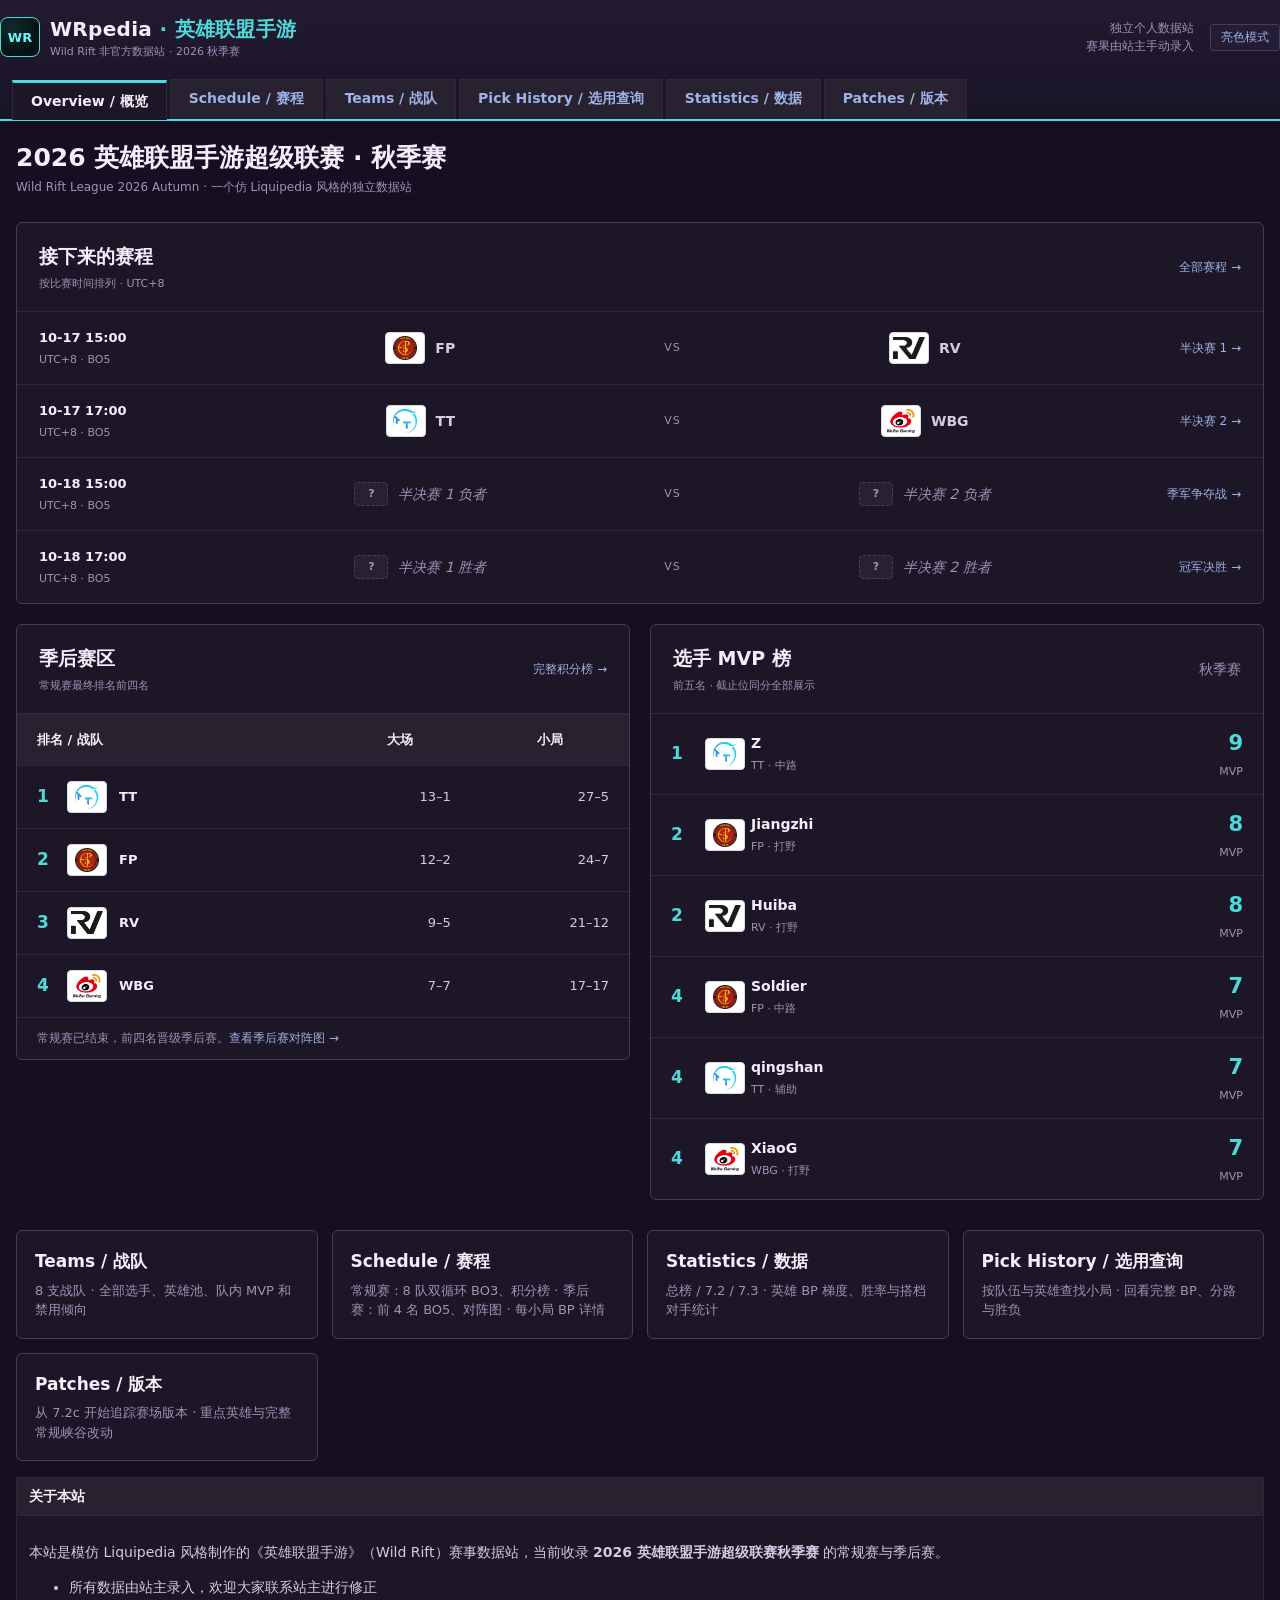
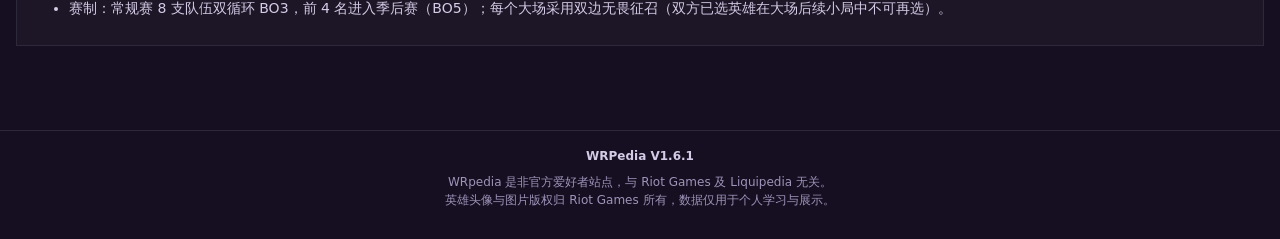
<file: index.html>
<!DOCTYPE html>
<html lang="zh-CN">
<head>
    <meta charset="UTF-8">
    <meta name="viewport" content="width=device-width, initial-scale=1.0">
    <title>WRpedia · 英雄联盟手游 2026 秋季赛</title>
    <script src="assets/js/theme.js"></script>
    <link rel="stylesheet" href="assets/css/wrpedia.css">
    <link rel="stylesheet" href="assets/css/overview.css">
</head>
<body data-page="overview">
<header class="site-header">
    <div class="wrap site-header-inner">
        <div class="brand">
            <div class="brand-logo">WR</div>
            <div>
                <div class="brand-name">WRpedia <span class="tag">· 英雄联盟手游</span></div>
                <div class="brand-sub">Wild Rift 非官方数据站 · 2026 秋季赛</div>
            </div>
        </div>
        <div class="header-right"><span>独立个人数据站<br>赛果由站主手动录入</span><button type="button" class="btn theme-toggle" data-theme-toggle aria-label="切换亮色模式">亮色模式</button></div>
    </div>
    <div class="wrap">
        <nav class="tabs">
            <a href="index.html" data-page="overview">Overview / 概览</a>
            <a href="schedule.html" data-page="schedule">Schedule / 赛程</a>
            <a href="teams.html" data-page="teams">Teams / 战队</a>
            <a href="picks.html" data-page="picks">Pick History / 选用查询</a>
            <a href="stats.html" data-page="stats">Statistics / 数据</a>
            <a href="patches.html" data-page="patches">Patches / 版本</a>
        </nav>
    </div>
</header>

<div class="wrap page">
    <div class="page-title">
        <h1>2026 英雄联盟手游超级联赛 · 秋季赛</h1>
        <div class="sub">Wild Rift League 2026 Autumn · 一个仿 Liquipedia 风格的独立数据站</div>
    </div>

    <div class="overview-dashboard">
        <section class="overview-section" aria-labelledby="upcoming-heading">
            <div class="overview-section-head"><h2 id="upcoming-heading">接下来的赛程<small>按比赛时间排列 · UTC+8</small></h2><a href="schedule.html#matchlist-root">全部赛程 →</a></div>
            <div id="overview-upcoming"></div>
        </section>
        <div class="overview-leaderboards">
            <section class="overview-section" aria-labelledby="leaders-heading">
                <div class="overview-section-head"><h2 id="leaders-heading">季后赛区<small id="leaders-sub">当前积分榜前四名</small></h2><a href="schedule.html#standings-wrap">完整积分榜 →</a></div>
                <div id="overview-standings"></div><p class="scope-note" id="leaders-note">随赛果更新，当前排名不代表已锁定晋级。</p>
            </section>
            <section class="overview-section" aria-labelledby="mvps-heading">
                <div class="overview-section-head"><h2 id="mvps-heading">选手 MVP 榜<small>前五名 · 截止位同分全部展示</small></h2><span class="text-muted">秋季赛</span></div>
                <div id="overview-mvps"></div>
            </section>
        </div>
    </div>

    <div class="cards">
        <a class="card" href="teams.html"><h3>Teams / 战队</h3><p>8 支战队 · 全部选手、英雄池、队内 MVP 和禁用倾向</p></a>
        <a class="card" href="schedule.html">
            <h3>Schedule / 赛程</h3>
            <p>常规赛：8 队双循环 BO3、积分榜 · 季后赛：前 4 名 BO5、对阵图 · 每小局 BP 详情</p>
        </a>
        <a class="card" href="stats.html">
            <h3>Statistics / 数据</h3>
            <p>总榜 / 7.2 / 7.3 · 英雄 BP 梯度、胜率与搭档对手统计</p>
        </a>
        <a class="card" href="picks.html">
            <h3>Pick History / 选用查询</h3>
            <p>按队伍与英雄查找小局 · 回看完整 BP、分路与胜负</p>
        </a>
        <a class="card" href="patches.html">
            <h3>Patches / 版本</h3>
            <p>从 7.2c 开始追踪赛场版本 · 重点英雄与完整常规峡谷改动</p>
        </a>
    </div>

    <div class="panel">
        <div class="panel-title">关于本站</div>
        <div class="panel-body">
        <p>本站是模仿 Liquipedia 风格制作的《英雄联盟手游》（Wild Rift）赛事数据站，当前收录 <b>2026 英雄联盟手游超级联赛秋季赛</b> 的常规赛与季后赛。</p>
            <ul>
                <li>所有数据由站主录入，欢迎大家联系站主进行修正</li>
                <li>赛制：常规赛 8 支队伍双循环 BO3，前 4 名进入季后赛（BO5）；每个大场采用双边无畏征召（双方已选英雄在大场后续小局中不可再选）。</li>
            </ul>

        </div>
    </div>
</div>

<footer class="footer">
    <span class="site-release" data-site-version></span><br>
    WRpedia 是非官方爱好者站点，与 Riot Games 及 Liquipedia 无关。<br>
    英雄头像与图片版权归 Riot Games 所有，数据仅用于个人学习与展示。
</footer>
<script src="data/champions.js"></script>
<script src="data/champion-locales.js"></script>
<script src="data/schedule.js"></script>
<script src="data/champion-rules.js"></script>
<script src="data/players.js"></script>
<script src="data/site.js"></script>
<script src="assets/js/common.js"></script>
<script src="assets/js/team-stats.js"></script>
<script src="assets/js/league-summary.js"></script>
<script src="assets/js/overview.js"></script>
</body>
</html>
</file>
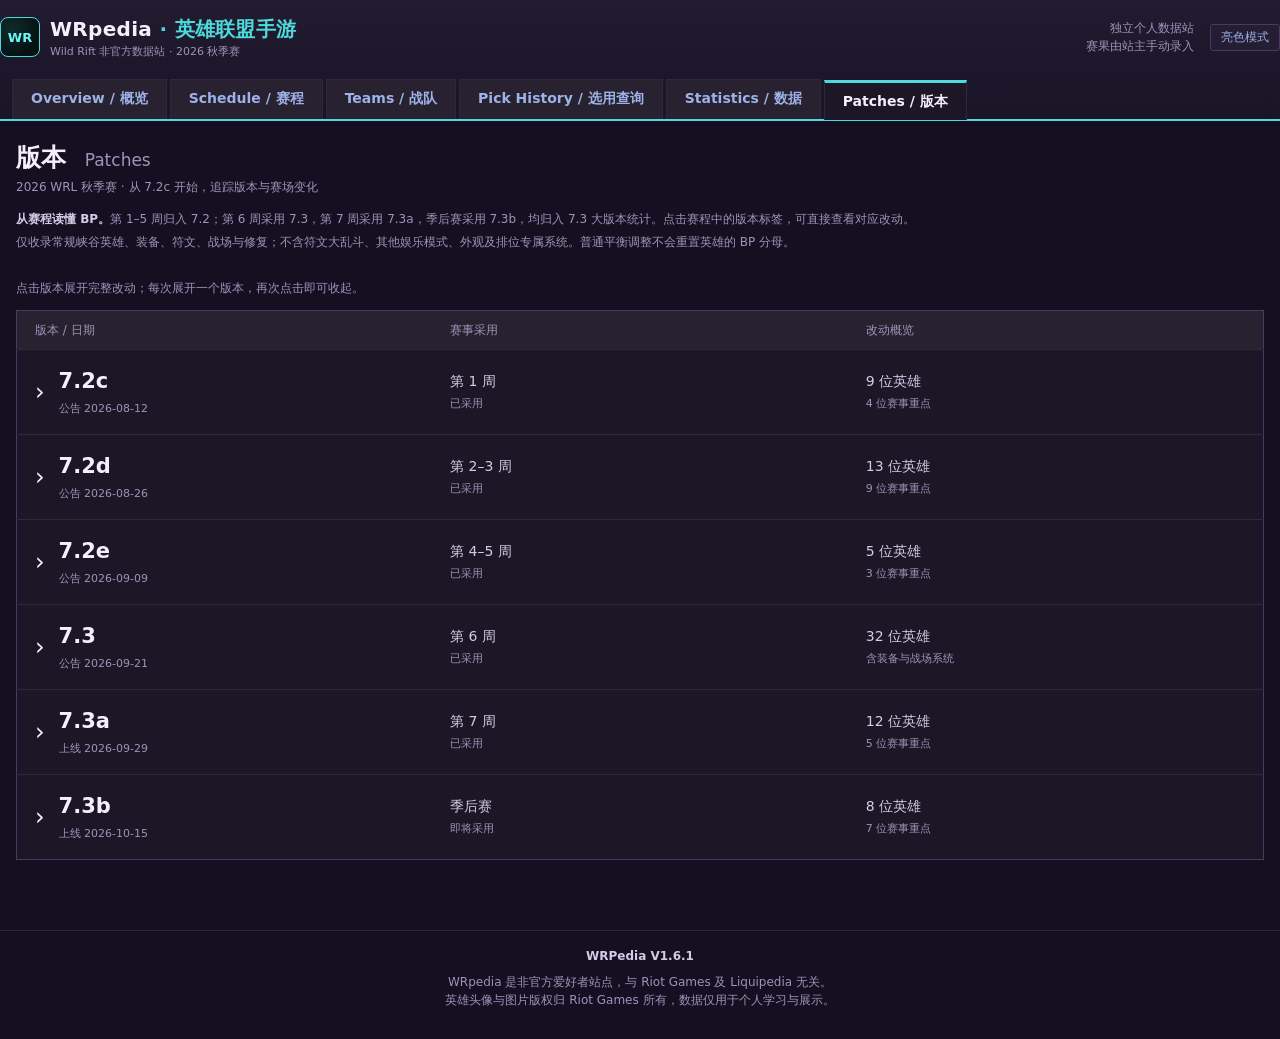
<file: patches.html>
<!DOCTYPE html>
<html lang="zh-CN">
<head>
    <meta charset="UTF-8">
    <meta name="viewport" content="width=device-width, initial-scale=1.0">
    <title>版本 · WRpedia 2026 秋季赛</title>
    <script src="assets/js/theme.js"></script>
    <link rel="stylesheet" href="assets/css/wrpedia.css">
</head>
<body data-page="patches">
<header class="site-header">
    <div class="wrap site-header-inner">
        <div class="brand">
            <div class="brand-logo">WR</div>
            <div>
                <div class="brand-name">WRpedia <span class="tag">· 英雄联盟手游</span></div>
                <div class="brand-sub">Wild Rift 非官方数据站 · 2026 秋季赛</div>
            </div>
        </div>
        <div class="header-right"><span>独立个人数据站<br>赛果由站主手动录入</span><button type="button" class="btn theme-toggle" data-theme-toggle aria-label="切换亮色模式">亮色模式</button></div>
    </div>
    <div class="wrap">
        <nav class="tabs">
            <a href="index.html" data-page="overview">Overview / 概览</a>
            <a href="schedule.html" data-page="schedule">Schedule / 赛程</a>
            <a href="teams.html" data-page="teams">Teams / 战队</a>
            <a href="picks.html" data-page="picks">Pick History / 选用查询</a>
            <a href="stats.html" data-page="stats">Statistics / 数据</a>
            <a href="patches.html" data-page="patches">Patches / 版本</a>
        </nav>
    </div>
</header>

<main class="wrap page patch-page">
    <div class="page-title">
        <h1>版本 <span class="title-secondary">Patches</span></h1>
        <div class="sub">2026 WRL 秋季赛 · 从 7.2c 开始，追踪版本与赛场变化</div>
    </div>
    <div class="patch-reading-note">
        <p><strong>从赛程读懂 BP。</strong>第 1–5 周归入 7.2；第 6 周采用 7.3，第 7 周采用 7.3a，季后赛采用 7.3b，均归入 7.3 大版本统计。点击赛程中的版本标签，可直接查看对应改动。</p>
        <p>仅收录常规峡谷英雄、装备、符文、战场与修复；不含符文大乱斗、其他娱乐模式、外观及排位专属系统。普通平衡调整不会重置英雄的 BP 分母。</p>
    </div>
    <p class="scope-note">点击版本展开完整改动；每次展开一个版本，再次点击即可收起。</p>
    <div id="patch-index"></div>
    <noscript><div class="notice">请启用 JavaScript 以查看本地版本资料。</div></noscript>
</main>

<footer class="footer">
    <span class="site-release" data-site-version></span><br>
    WRpedia 是非官方爱好者站点，与 Riot Games 及 Liquipedia 无关。<br>
    英雄头像与图片版权归 Riot Games 所有，数据仅用于个人学习与展示。
</footer>
<script src="data/champions.js"></script>
<script src="data/champion-locales.js"></script>
<script src="data/schedule.js"></script>
<script src="data/patches.js"></script>
<script src="data/patch-7.3.js"></script>
<script src="data/patch-7.3a.js"></script>
<script src="data/patch-7.3b.js"></script>
<script src="data/champion-rules.js"></script>
<script src="data/players.js"></script>
<script src="data/site.js"></script>
<script src="assets/js/common.js"></script>
<script src="assets/js/patches.js"></script>
</body>
</html>
</file>
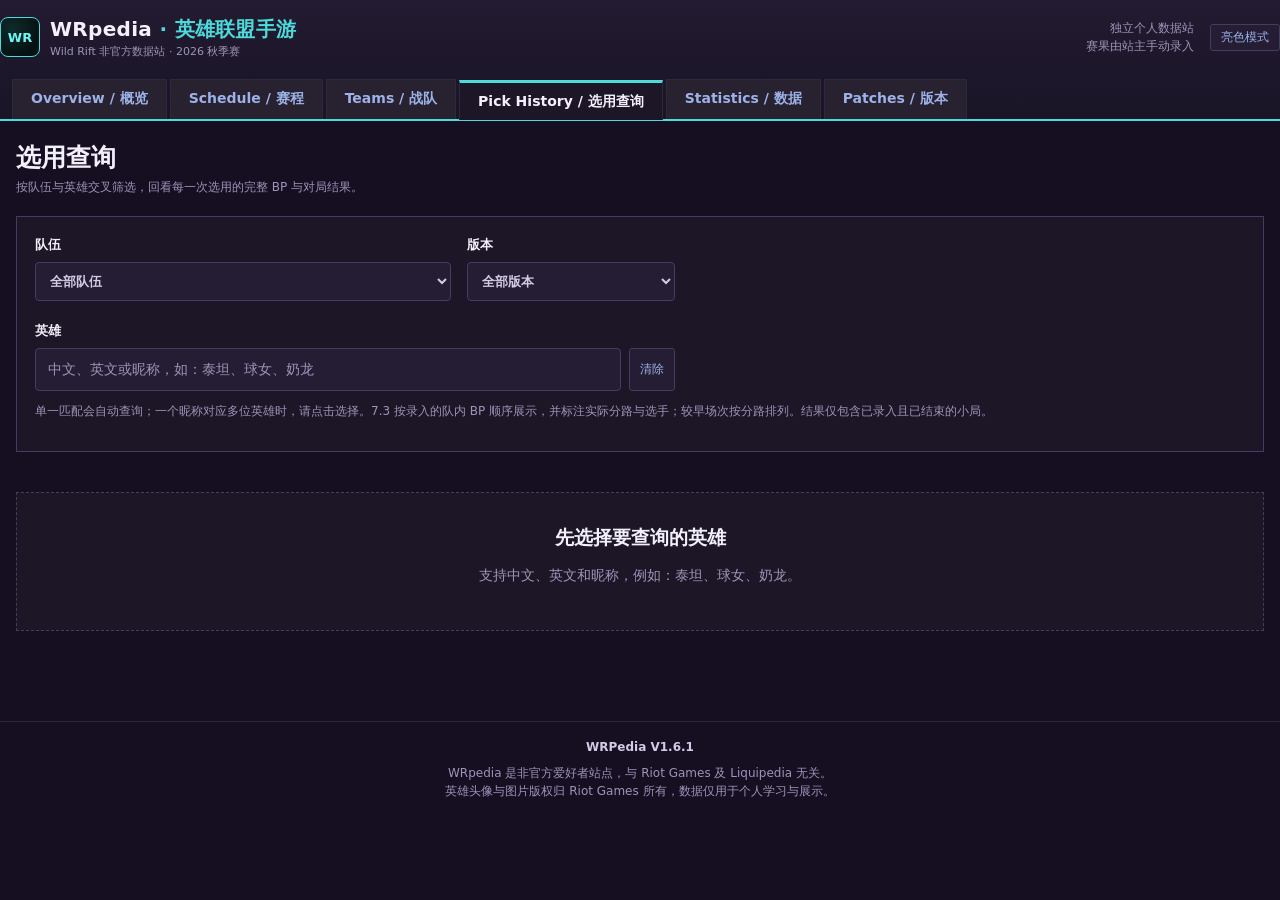
<file: picks.html>
<!DOCTYPE html>
<html lang="zh-CN">
<head>
    <meta charset="UTF-8">
    <meta name="viewport" content="width=device-width, initial-scale=1.0">
    <title>选用查询 · WRpedia 2026 秋季赛</title>
    <script src="assets/js/theme.js"></script>
    <link rel="stylesheet" href="assets/css/wrpedia.css">
</head>
<body data-page="picks">
<header class="site-header">
    <div class="wrap site-header-inner">
        <div class="brand">
            <div class="brand-logo">WR</div>
            <div>
                <div class="brand-name">WRpedia <span class="tag">· 英雄联盟手游</span></div>
                <div class="brand-sub">Wild Rift 非官方数据站 · 2026 秋季赛</div>
            </div>
        </div>
        <div class="header-right"><span>独立个人数据站<br>赛果由站主手动录入</span><button type="button" class="btn theme-toggle" data-theme-toggle aria-label="切换亮色模式">亮色模式</button></div>
    </div>
    <div class="wrap">
        <nav class="tabs">
            <a href="index.html" data-page="overview">Overview / 概览</a>
            <a href="schedule.html" data-page="schedule">Schedule / 赛程</a>
            <a href="teams.html" data-page="teams">Teams / 战队</a>
            <a href="picks.html" data-page="picks">Pick History / 选用查询</a>
            <a href="stats.html" data-page="stats">Statistics / 数据</a>
            <a href="patches.html" data-page="patches">Patches / 版本</a>
        </nav>
    </div>
</header>

<main class="wrap page pick-history-page">
    <div class="page-title"><h1>选用查询</h1><div class="sub">按队伍与英雄交叉筛选，回看每一次选用的完整 BP 与对局结果。</div></div>
    <section class="pick-filters" aria-label="选用筛选条件">
        <div class="pick-selects"><label for="pick-team">队伍<select id="pick-team"><option value="all">全部队伍</option></select></label><label for="pick-version">版本<select id="pick-version"><option value="all">全部版本</option><option value="7.2">7.2</option><option value="7.3">7.3</option></select></label></div>
        <label for="pick-champion-search">英雄</label>
        <div class="champion-search-row"><input id="pick-champion-search" type="search" placeholder="中文、英文或昵称，如：泰坦、球女、奶龙" autocomplete="off" aria-describedby="pick-search-help"><button type="button" id="clear-pick-search" class="btn">清除</button></div>
        <p id="pick-search-help" class="scope-note">单一匹配会自动查询；一个昵称对应多位英雄时，请点击选择。7.3 按录入的队内 BP 顺序展示，并标注实际分路与选手；较早场次按分路排列。结果仅包含已录入且已结束的小局。</p>
        <div id="pick-champion-choices" class="hero-choices" role="group" aria-label="匹配的英雄"></div>
    </section>
    <div id="pick-summary" class="stats-summary" aria-live="polite"></div>
    <div id="pick-results" aria-live="polite"></div>
</main>

<footer class="footer">
    <span class="site-release" data-site-version></span><br>
    WRpedia 是非官方爱好者站点，与 Riot Games 及 Liquipedia 无关。<br>
    英雄头像与图片版权归 Riot Games 所有，数据仅用于个人学习与展示。
</footer>
<script src="data/champions.js"></script>
<script src="data/champion-locales.js"></script>
<script src="data/schedule.js"></script>
<script src="data/champion-rules.js"></script>
<script src="data/players.js"></script>
<script src="data/site.js"></script>
<script src="assets/js/common.js"></script>
<script src="assets/js/pick-history.js"></script>
<script src="assets/js/picks.js"></script>
</body>
</html>
</file>
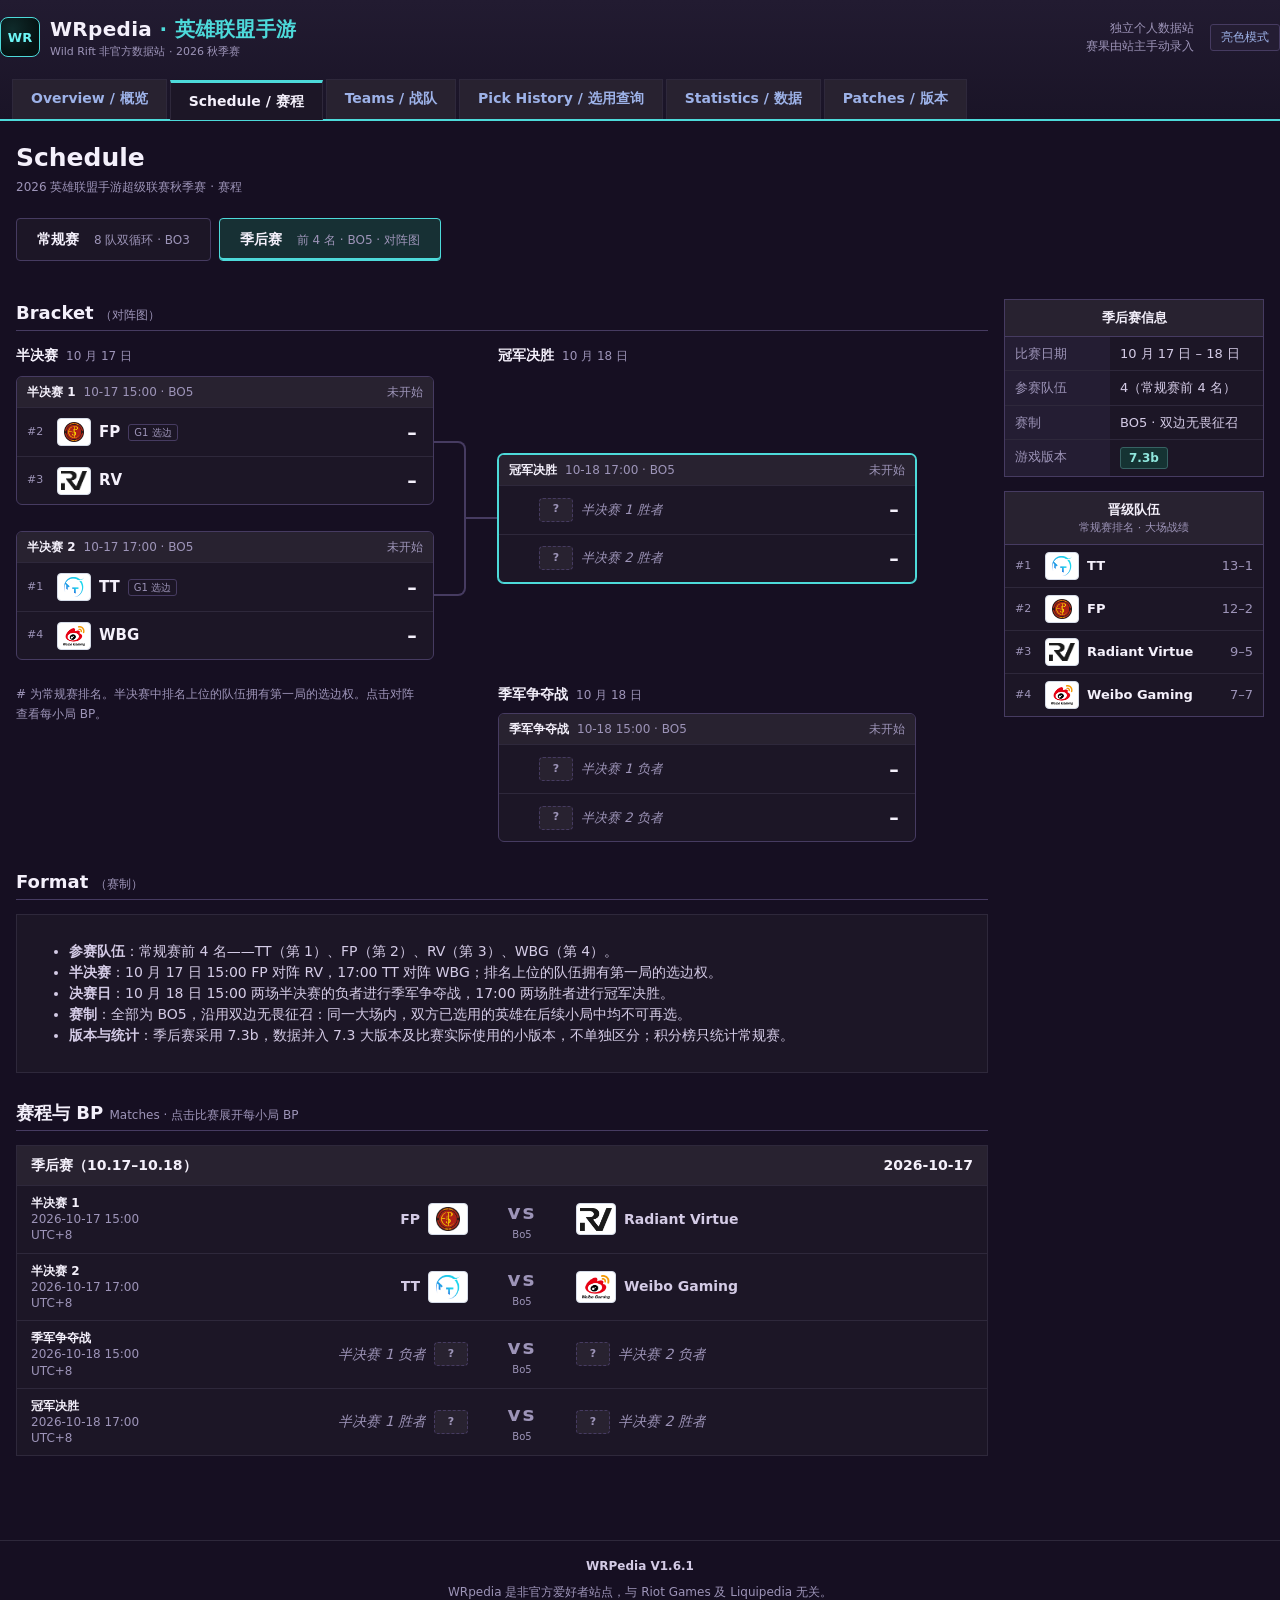
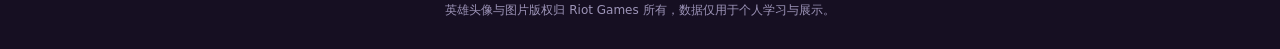
<file: playoffs.html>
<!DOCTYPE html>
<html lang="zh-CN">
<head>
    <meta charset="UTF-8">
    <meta name="viewport" content="width=device-width, initial-scale=1.0">
    <title>Schedule · 季后赛 · WRpedia 2026 秋季赛</title>
    <script src="assets/js/theme.js"></script>
    <link rel="stylesheet" href="assets/css/wrpedia.css">
    <link rel="stylesheet" href="assets/css/playoffs.css">
</head>
<body data-page="schedule">
<header class="site-header">
    <div class="wrap site-header-inner">
        <div class="brand">
            <div class="brand-logo">WR</div>
            <div>
                <div class="brand-name">WRpedia <span class="tag">· 英雄联盟手游</span></div>
                <div class="brand-sub">Wild Rift 非官方数据站 · 2026 秋季赛</div>
            </div>
        </div>
        <div class="header-right"><span>独立个人数据站<br>赛果由站主手动录入</span><button type="button" class="btn theme-toggle" data-theme-toggle aria-label="切换亮色模式">亮色模式</button></div>
    </div>
    <div class="wrap">
        <nav class="tabs">
            <a href="index.html" data-page="overview">Overview / 概览</a>
            <a href="schedule.html" data-page="schedule">Schedule / 赛程</a>
            <a href="teams.html" data-page="teams">Teams / 战队</a>
            <a href="picks.html" data-page="picks">Pick History / 选用查询</a>
            <a href="stats.html" data-page="stats">Statistics / 数据</a>
            <a href="patches.html" data-page="patches">Patches / 版本</a>
        </nav>
    </div>
</header>

<div class="wrap page">
    <div class="page-title">
        <h1>Schedule</h1>
        <div class="sub">2026 英雄联盟手游超级联赛秋季赛 · 赛程</div>
    </div>
    <nav class="version-tabs stage-tabs" aria-label="赛程阶段">
        <a href="schedule.html">常规赛 <span>8 队双循环 · BO3</span></a>
        <a href="playoffs.html" class="active" aria-current="page">季后赛 <span>前 4 名 · BO5 · 对阵图</span></a>
    </nav>

    <div class="content-grid">
        <div class="main-col">
            <h2 class="section">Bracket <span class="muted">（对阵图）</span></h2>
            <div id="bracket-root"></div>

            <h2 class="section">Format <span class="muted">（赛制）</span></h2>
            <div class="panel"><div class="panel-body" id="playoff-format"></div></div>

            <h2 class="section">赛程与 BP <span class="muted">Matches · 点击比赛展开每小局 BP</span></h2>
            <div id="playoff-matches"></div>
        </div>

        <aside class="playoff-aside">
            <div class="infobox">
                <div class="infobox-header">季后赛信息</div>
                <div class="infobox-row"><div class="infobox-label">比赛日期</div><div class="infobox-value">10 月 17 日 – 18 日</div></div>
                <div class="infobox-row"><div class="infobox-label">参赛队伍</div><div class="infobox-value">4（常规赛前 4 名）</div></div>
                <div class="infobox-row"><div class="infobox-label">赛制</div><div class="infobox-value">BO5 · 双边无畏征召</div></div>
                <div class="infobox-row"><div class="infobox-label">游戏版本</div><div class="infobox-value" id="playoff-patch">待定</div></div>
            </div>
            <div class="infobox">
                <div class="infobox-header">晋级队伍 <span class="muted">常规赛排名 · 大场战绩</span></div>
                <div id="playoff-seeds"></div>
            </div>
            <div class="infobox" id="playoff-placements" hidden>
                <div class="infobox-header">最终名次</div>
                <div id="playoff-placement-list"></div>
            </div>
        </aside>
    </div>
</div>

<footer class="footer">
    <span class="site-release" data-site-version></span><br>
    WRpedia 是非官方爱好者站点，与 Riot Games 及 Liquipedia 无关。<br>
    英雄头像与图片版权归 Riot Games 所有，数据仅用于个人学习与展示。
</footer>

<script src="data/champions.js"></script>
<script src="data/champion-locales.js"></script>
<script src="data/schedule.js"></script>
<script src="data/patches.js"></script>
<script src="data/patch-7.3a.js"></script>
<script src="data/patch-7.3b.js"></script>
<script src="data/champion-rules.js"></script>
<script src="data/players.js"></script>
<script src="data/site.js"></script>
<script src="assets/js/common.js"></script>
<script src="assets/js/league-summary.js"></script>
<script src="assets/js/match-list.js"></script>
<script src="assets/js/playoffs.js"></script>
</body>
</html>
</file>
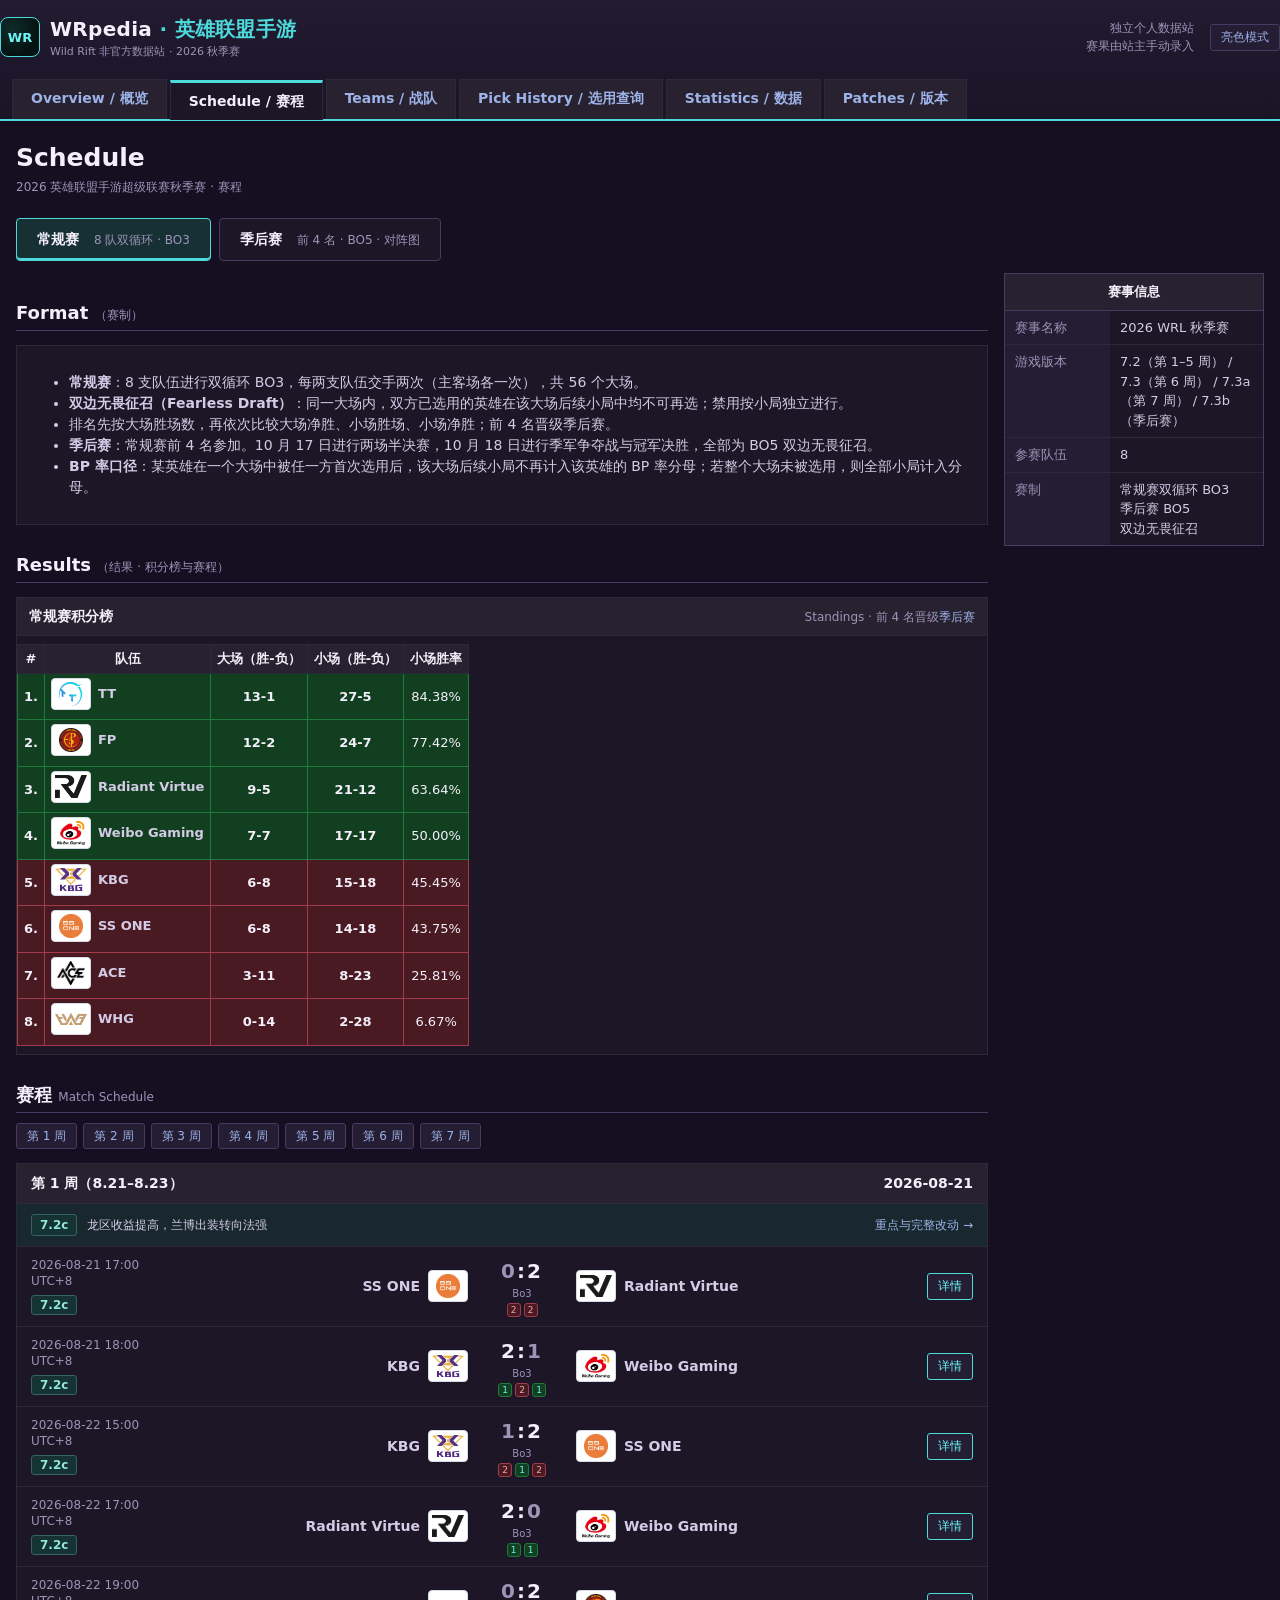
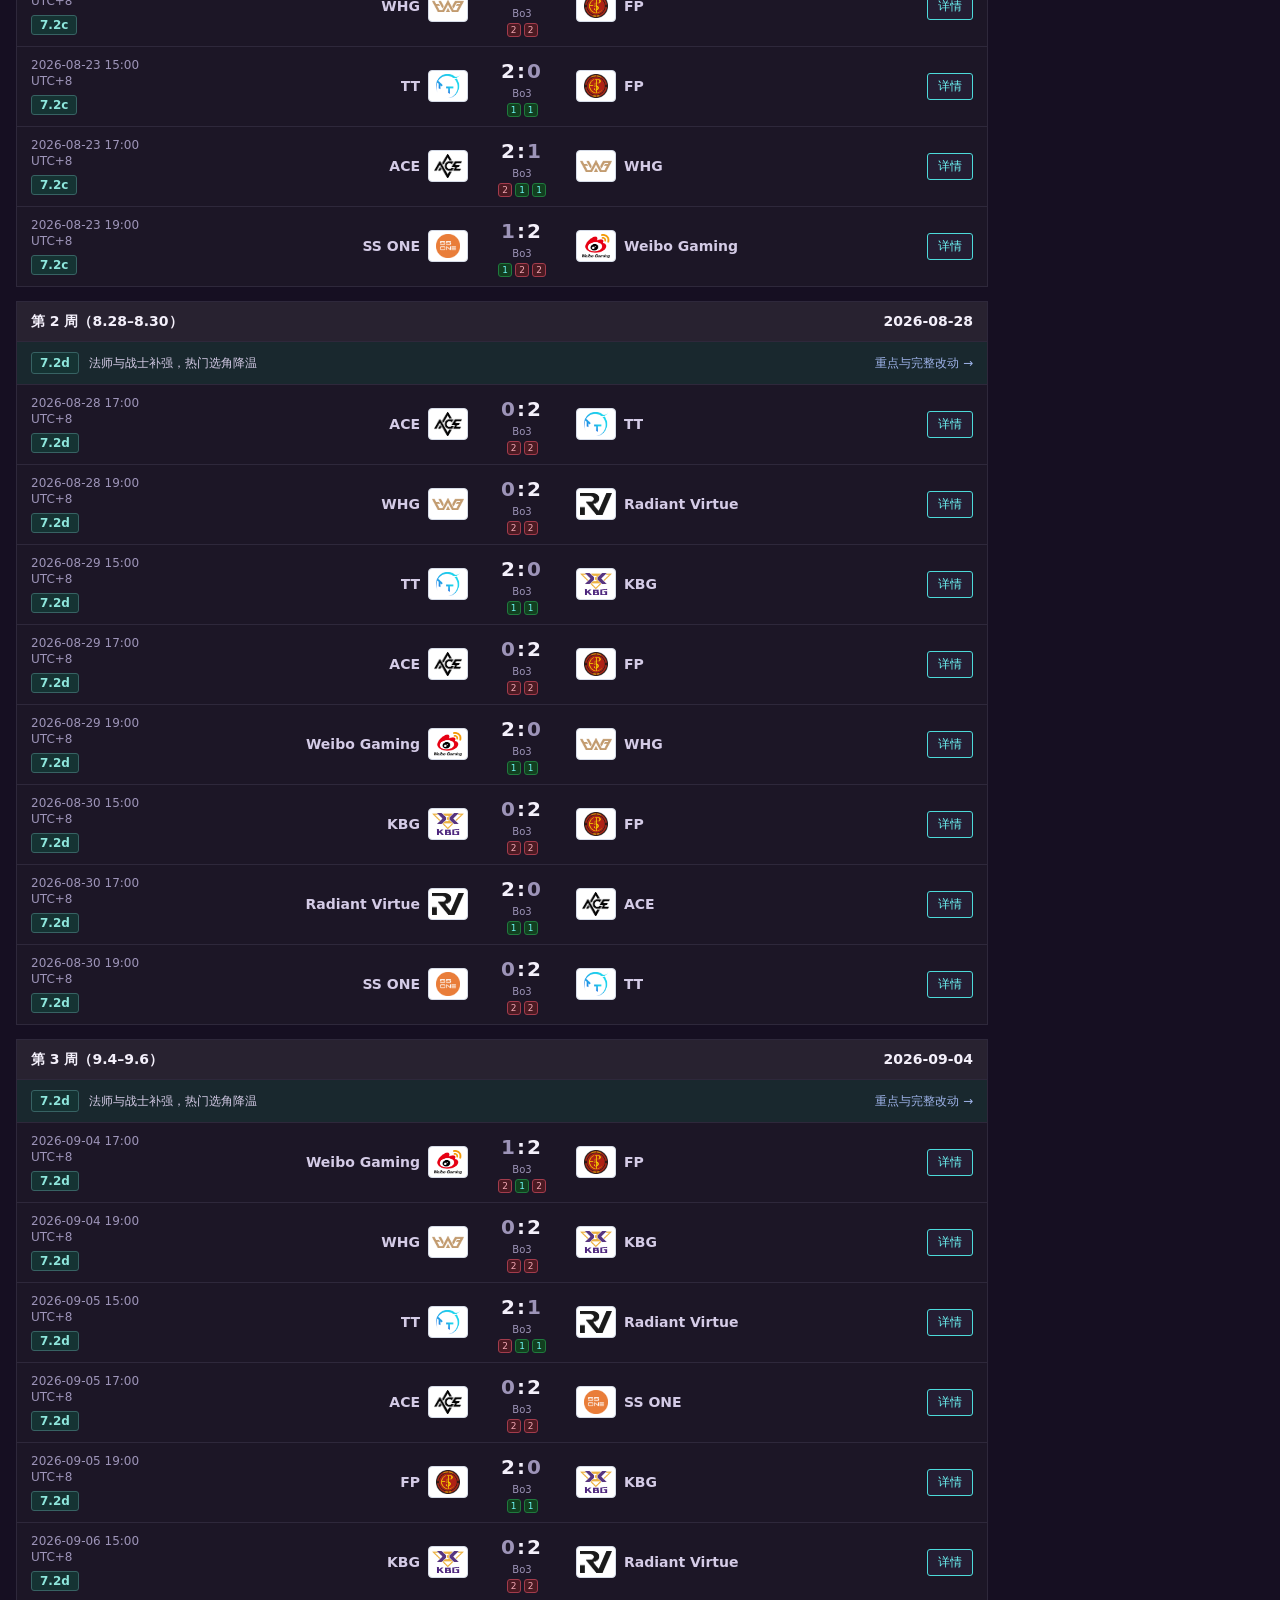
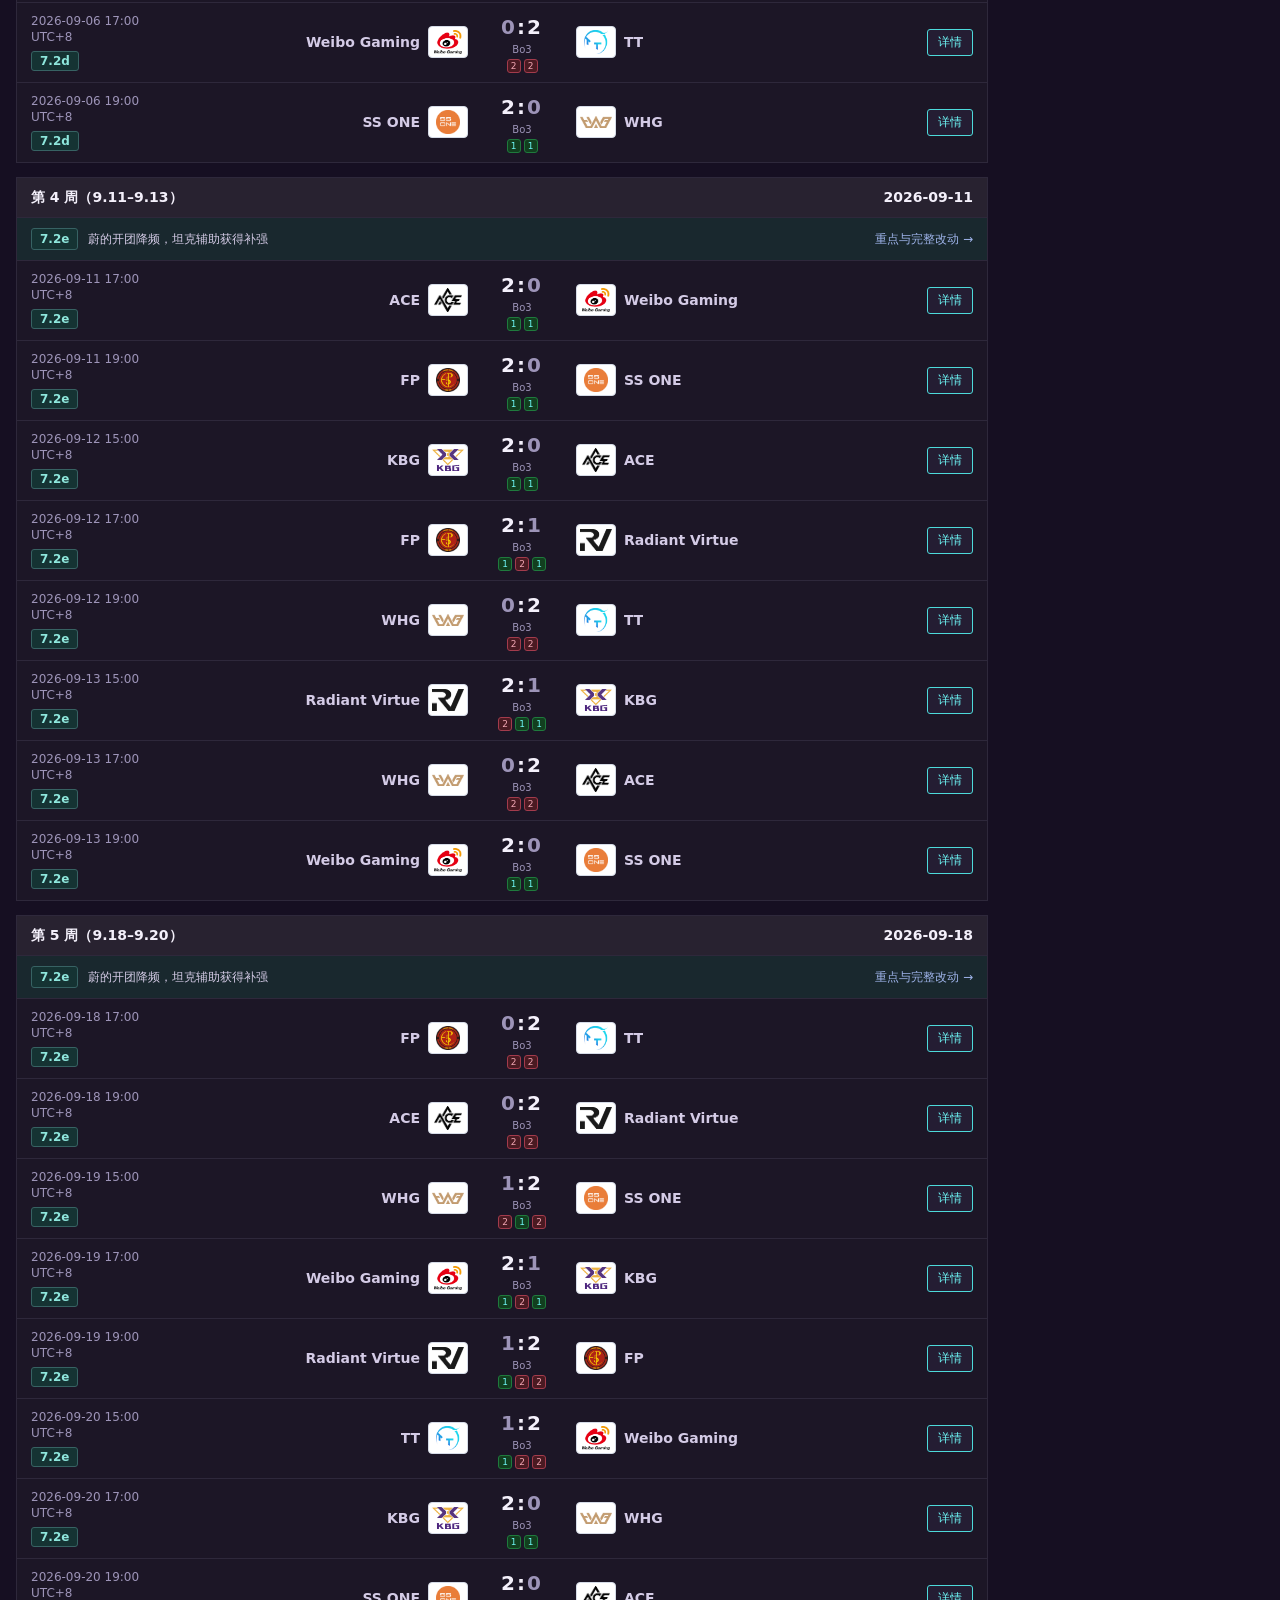
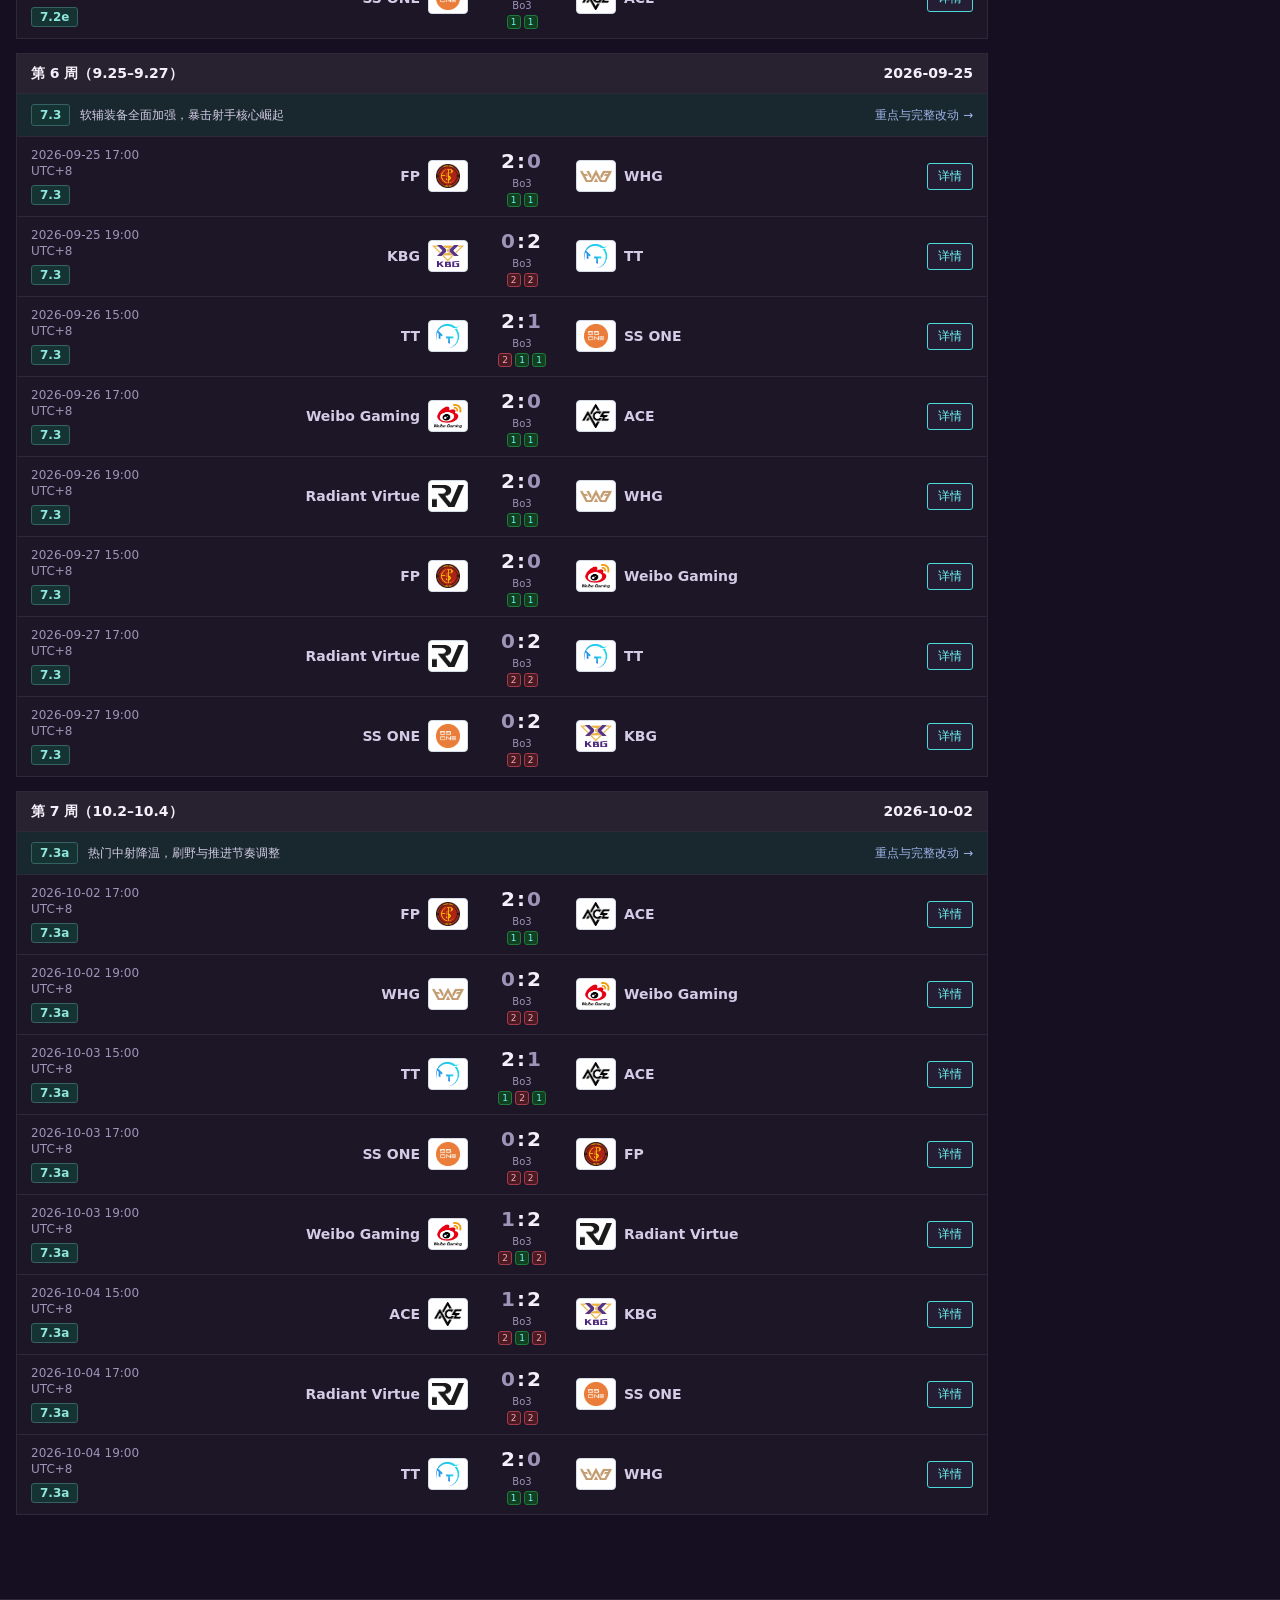
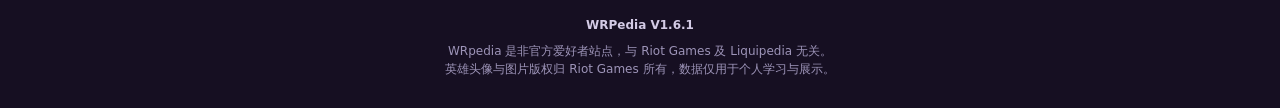
<file: schedule.html>
<!DOCTYPE html>
<html lang="zh-CN">
<head>
    <meta charset="UTF-8">
    <meta name="viewport" content="width=device-width, initial-scale=1.0">
    <title>Schedule · 常规赛 · WRpedia 2026 秋季赛</title>
    <script src="assets/js/theme.js"></script>
    <link rel="stylesheet" href="assets/css/wrpedia.css">
</head>
<body data-page="schedule">
<header class="site-header">
    <div class="wrap site-header-inner">
        <div class="brand">
            <div class="brand-logo">WR</div>
            <div>
                <div class="brand-name">WRpedia <span class="tag">· 英雄联盟手游</span></div>
                <div class="brand-sub">Wild Rift 非官方数据站 · 2026 秋季赛</div>
            </div>
        </div>
        <div class="header-right"><span>独立个人数据站<br>赛果由站主手动录入</span><button type="button" class="btn theme-toggle" data-theme-toggle aria-label="切换亮色模式">亮色模式</button></div>
    </div>
    <div class="wrap">
        <nav class="tabs">
            <a href="index.html" data-page="overview">Overview / 概览</a>
            <a href="schedule.html" data-page="schedule">Schedule / 赛程</a>
            <a href="teams.html" data-page="teams">Teams / 战队</a>
            <a href="picks.html" data-page="picks">Pick History / 选用查询</a>
            <a href="stats.html" data-page="stats">Statistics / 数据</a>
            <a href="patches.html" data-page="patches">Patches / 版本</a>
        </nav>
    </div>
</header>

<div class="wrap page">
    <div class="page-title">
        <h1>Schedule</h1>
        <div class="sub">2026 英雄联盟手游超级联赛秋季赛 · 赛程</div>
    </div>
    <nav class="version-tabs stage-tabs" aria-label="赛程阶段">
        <a href="schedule.html" class="active" aria-current="page">常规赛 <span>8 队双循环 · BO3</span></a>
        <a href="playoffs.html">季后赛 <span>前 4 名 · BO5 · 对阵图</span></a>
    </nav>
    <div id="demo-notice"></div>

    <div class="content-grid">
        <div class="main-col">
            <h2 class="section">Format <span class="muted">（赛制）</span></h2>
            <div class="panel"><div class="panel-body" id="format-list"></div></div>

            <h2 class="section">Results <span class="muted">（结果 · 积分榜与赛程）</span></h2>
            <div class="panel">
                <div class="panel-title">常规赛积分榜 <span class="muted">Standings · 前 4 名晋级<a href="playoffs.html">季后赛</a></span></div>
                <div class="table-responsive" id="standings-wrap">
                    <table class="wikitable striped grouptable">
                        <thead>
                            <tr>
                                <th>#</th>
                                <th>队伍</th>
                                <th>大场（胜-负）</th>
                                <th>小场（胜-负）</th>
                                <th>小场胜率</th>
                            </tr>
                        </thead>
                        <tbody id="standings-body"></tbody>
                    </table>
                </div>
            </div>

            <h2 class="section">赛程 <span class="muted">Match Schedule</span></h2>
            <div id="matchlist-root"></div>
        </div>

        <aside>
            <div class="infobox">
                <div class="infobox-header">赛事信息</div>
                <div class="infobox-row"><div class="infobox-label">赛事名称</div><div class="infobox-value">2026 WRL 秋季赛</div></div>
                <div class="infobox-row"><div class="infobox-label">游戏版本</div><div class="infobox-value" id="meta-patch">7.2（第 1–5 周）<br>7.3（第 6 周起）</div></div>
                <div class="infobox-row"><div class="infobox-label">参赛队伍</div><div class="infobox-value">8</div></div>
                <div class="infobox-row"><div class="infobox-label">赛制</div><div class="infobox-value">常规赛双循环 BO3<br>季后赛 BO5<br>双边无畏征召</div></div>
            </div>
        </aside>
    </div>
</div>

<footer class="footer">
    <span class="site-release" data-site-version></span><br>
    WRpedia 是非官方爱好者站点，与 Riot Games 及 Liquipedia 无关。<br>
    英雄头像与图片版权归 Riot Games 所有，数据仅用于个人学习与展示。
</footer>

<script src="data/champions.js"></script>
<script src="data/champion-locales.js"></script>
<script src="data/schedule.js"></script>
<script src="data/patches.js"></script>
<script src="data/patch-7.3a.js"></script>
<script src="data/patch-7.3b.js"></script>
<script src="data/champion-rules.js"></script>
<script src="data/players.js"></script>
<script src="data/site.js"></script>
<script src="assets/js/common.js"></script>
<script src="assets/js/league-summary.js"></script>
<script src="assets/js/match-list.js"></script>
<script src="assets/js/schedule.js"></script>
</body>
</html>
</file>
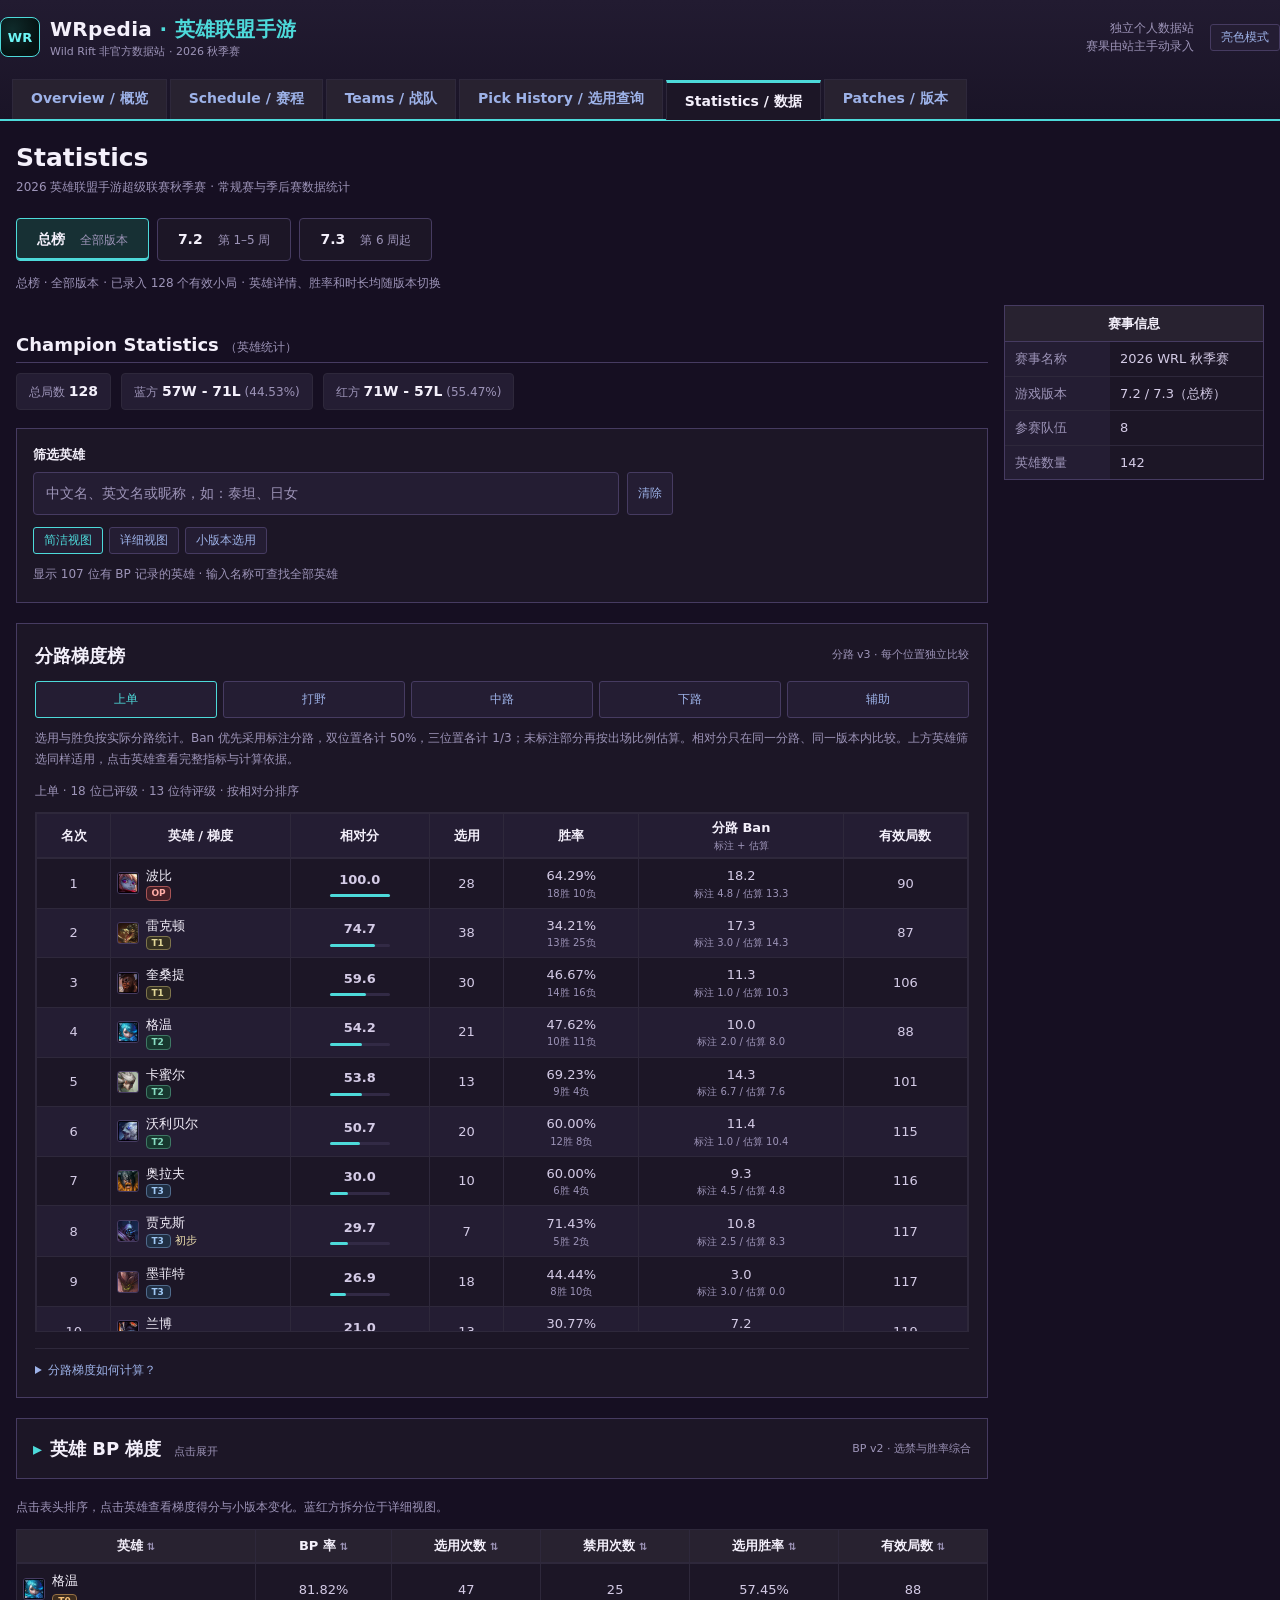
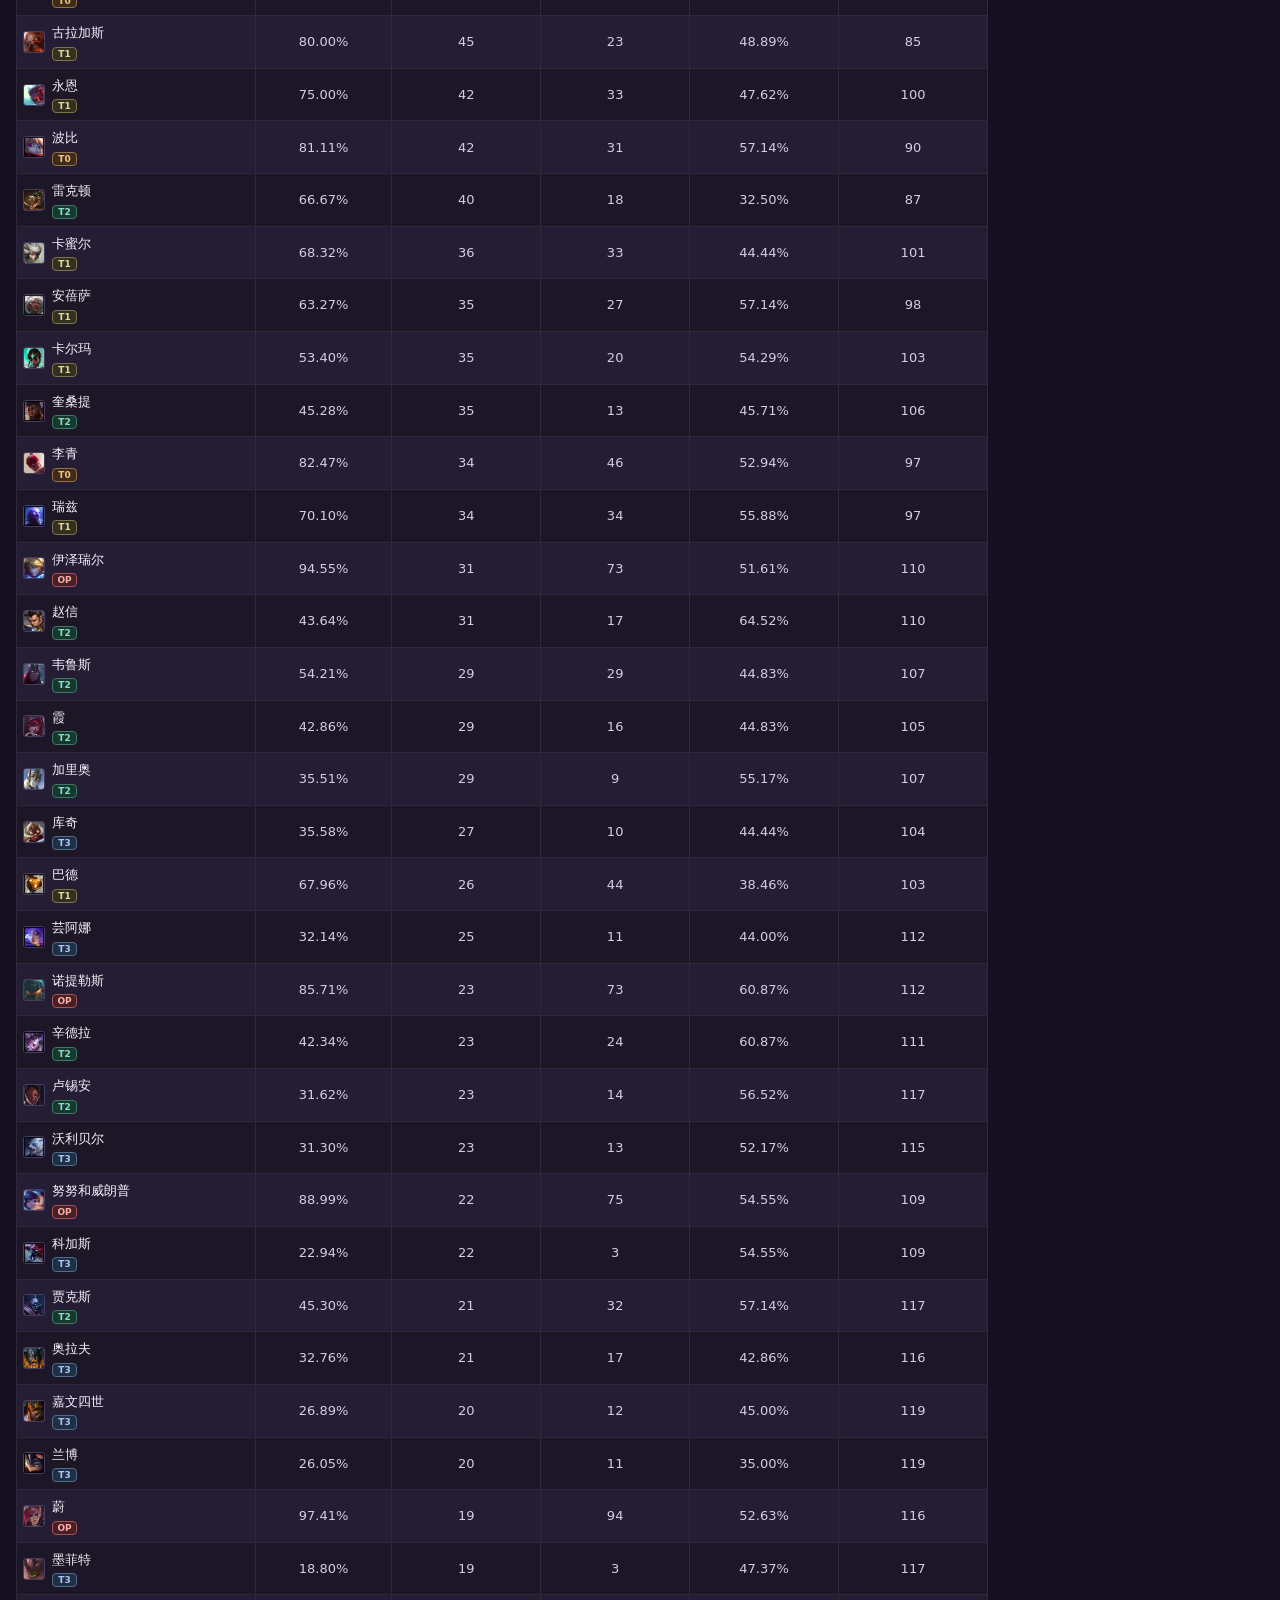
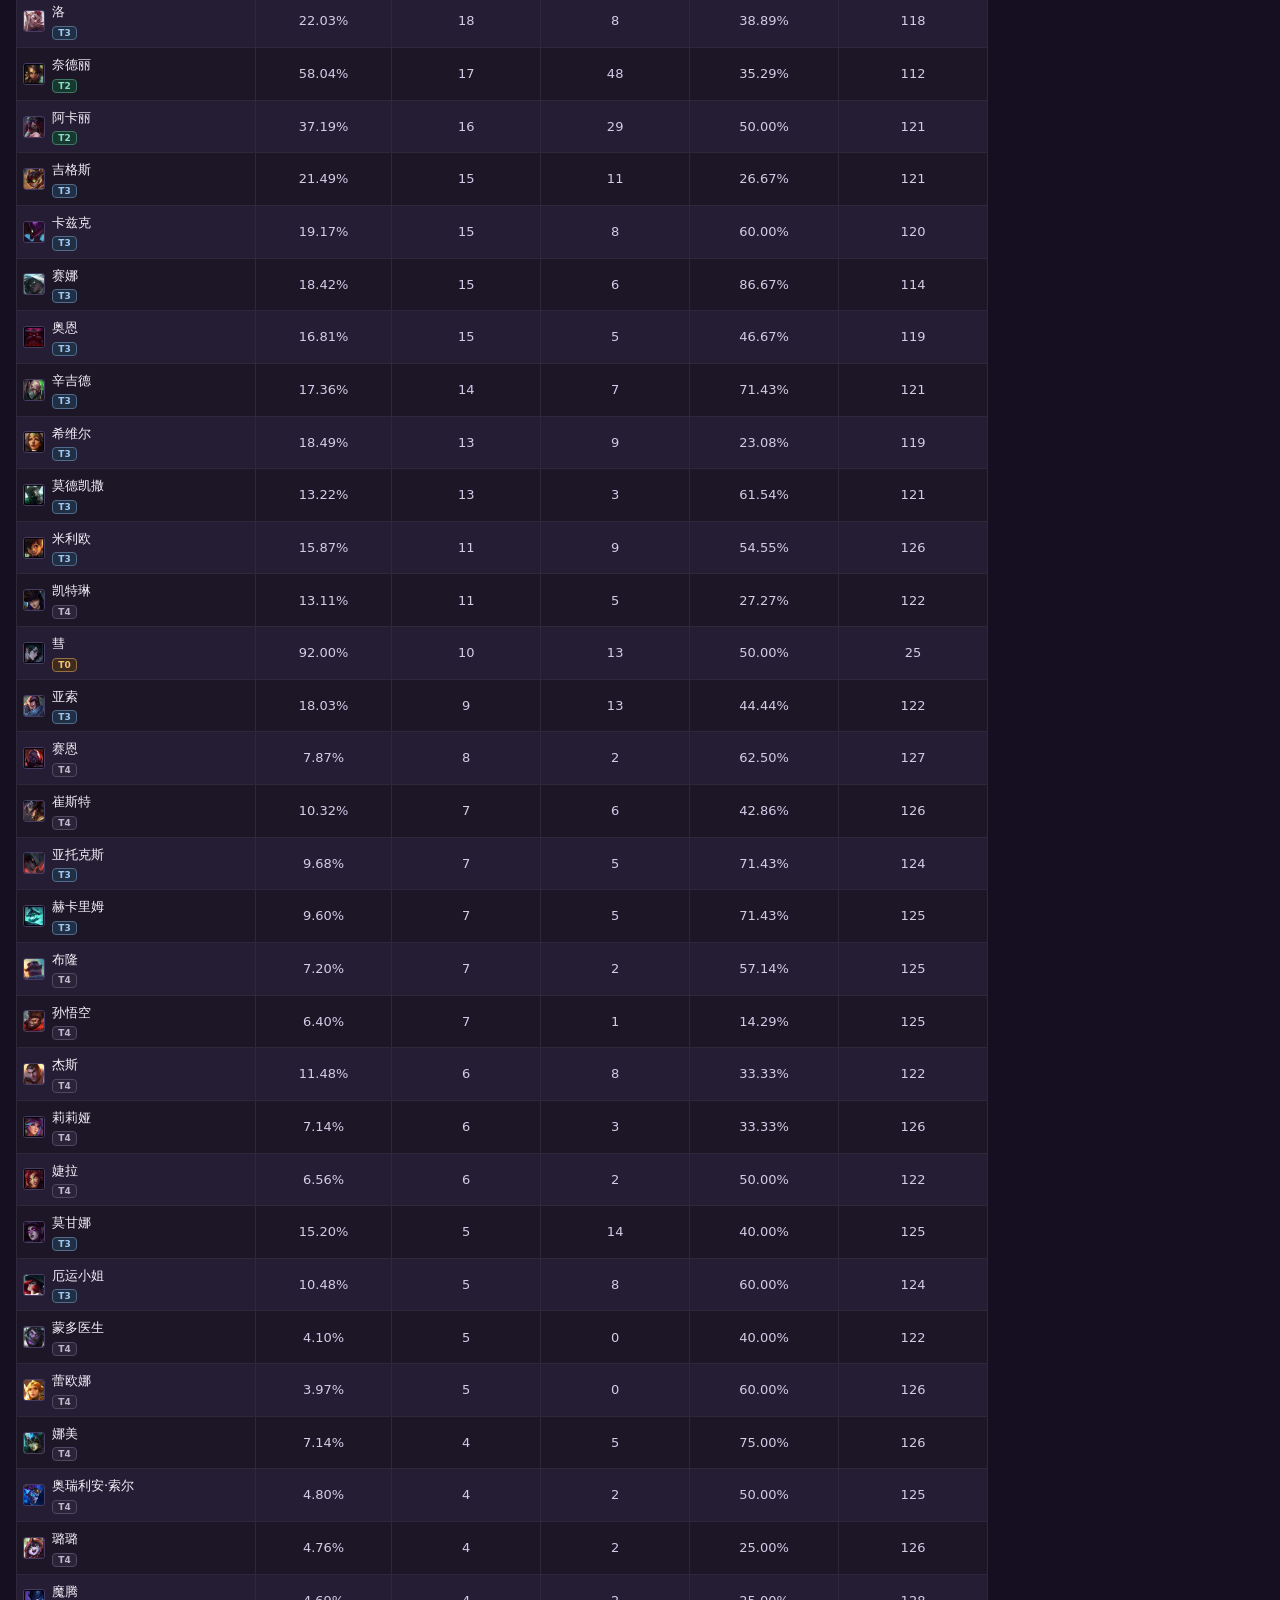
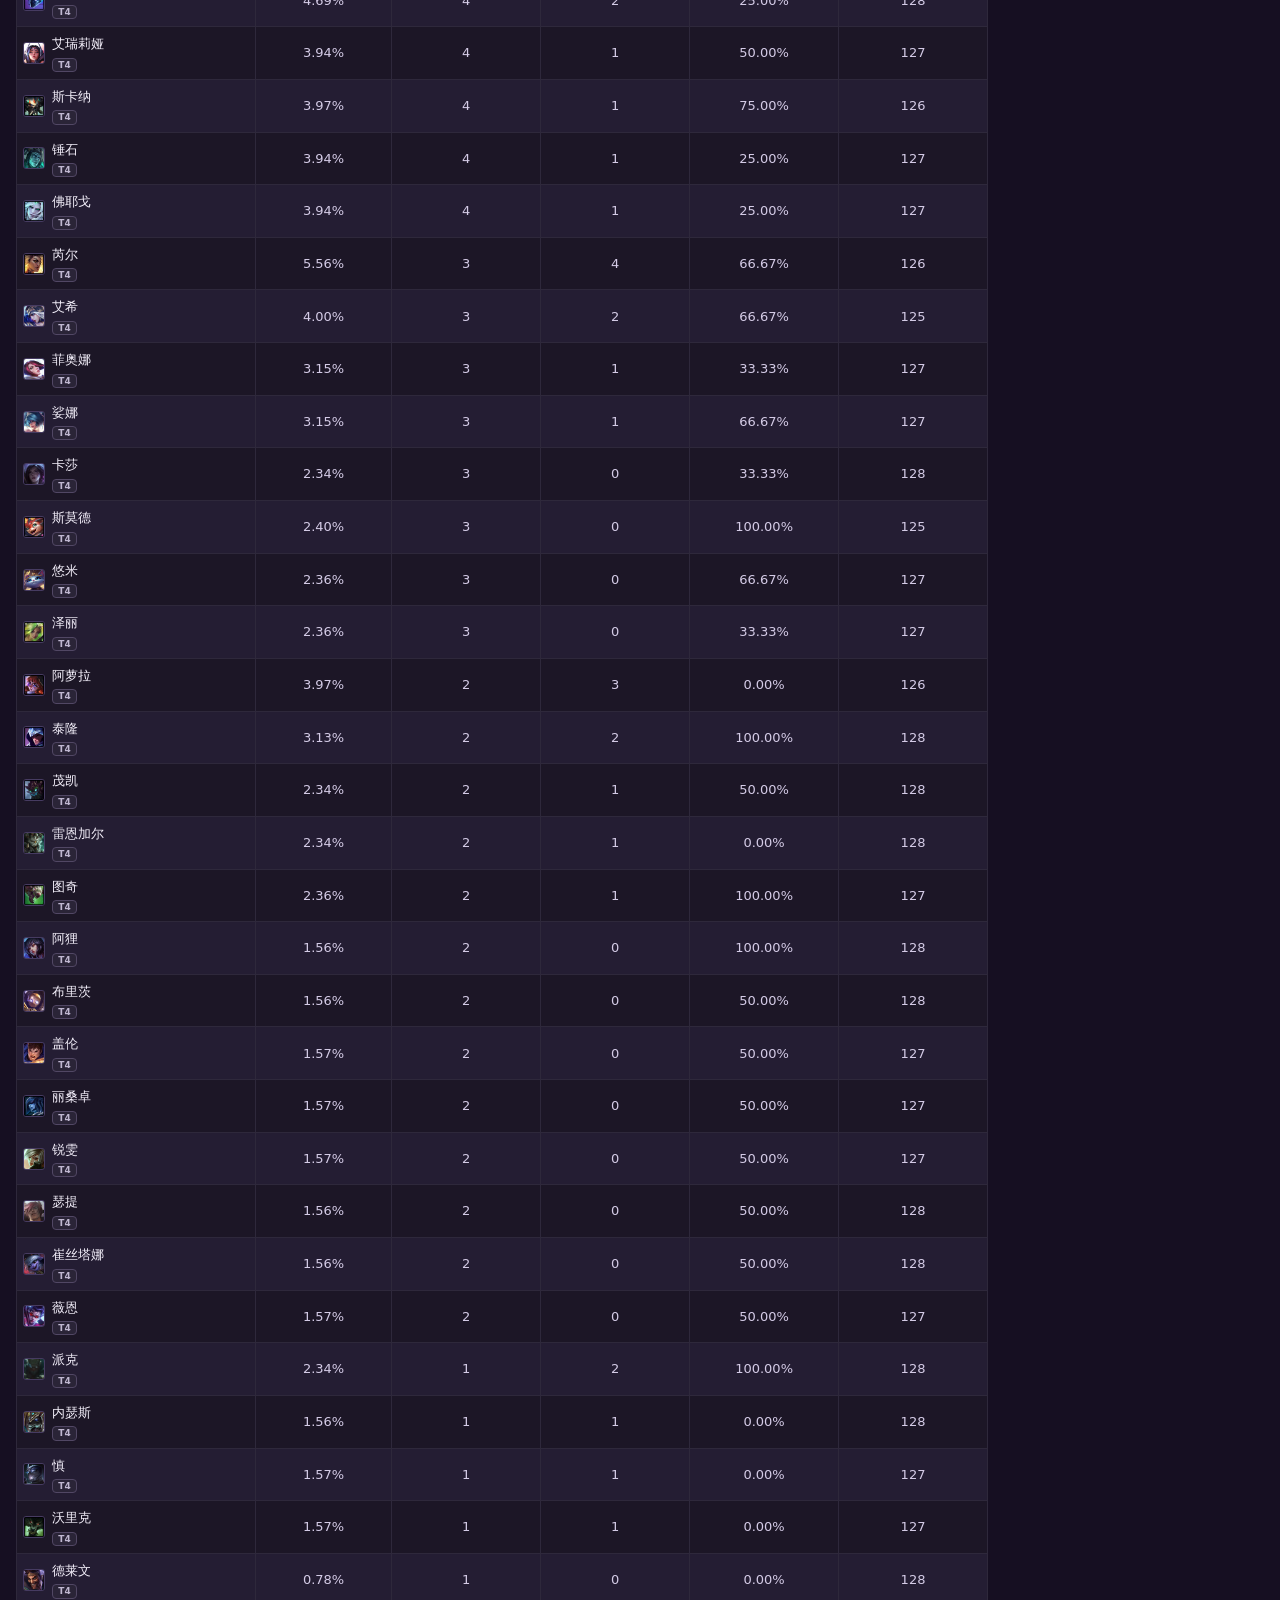
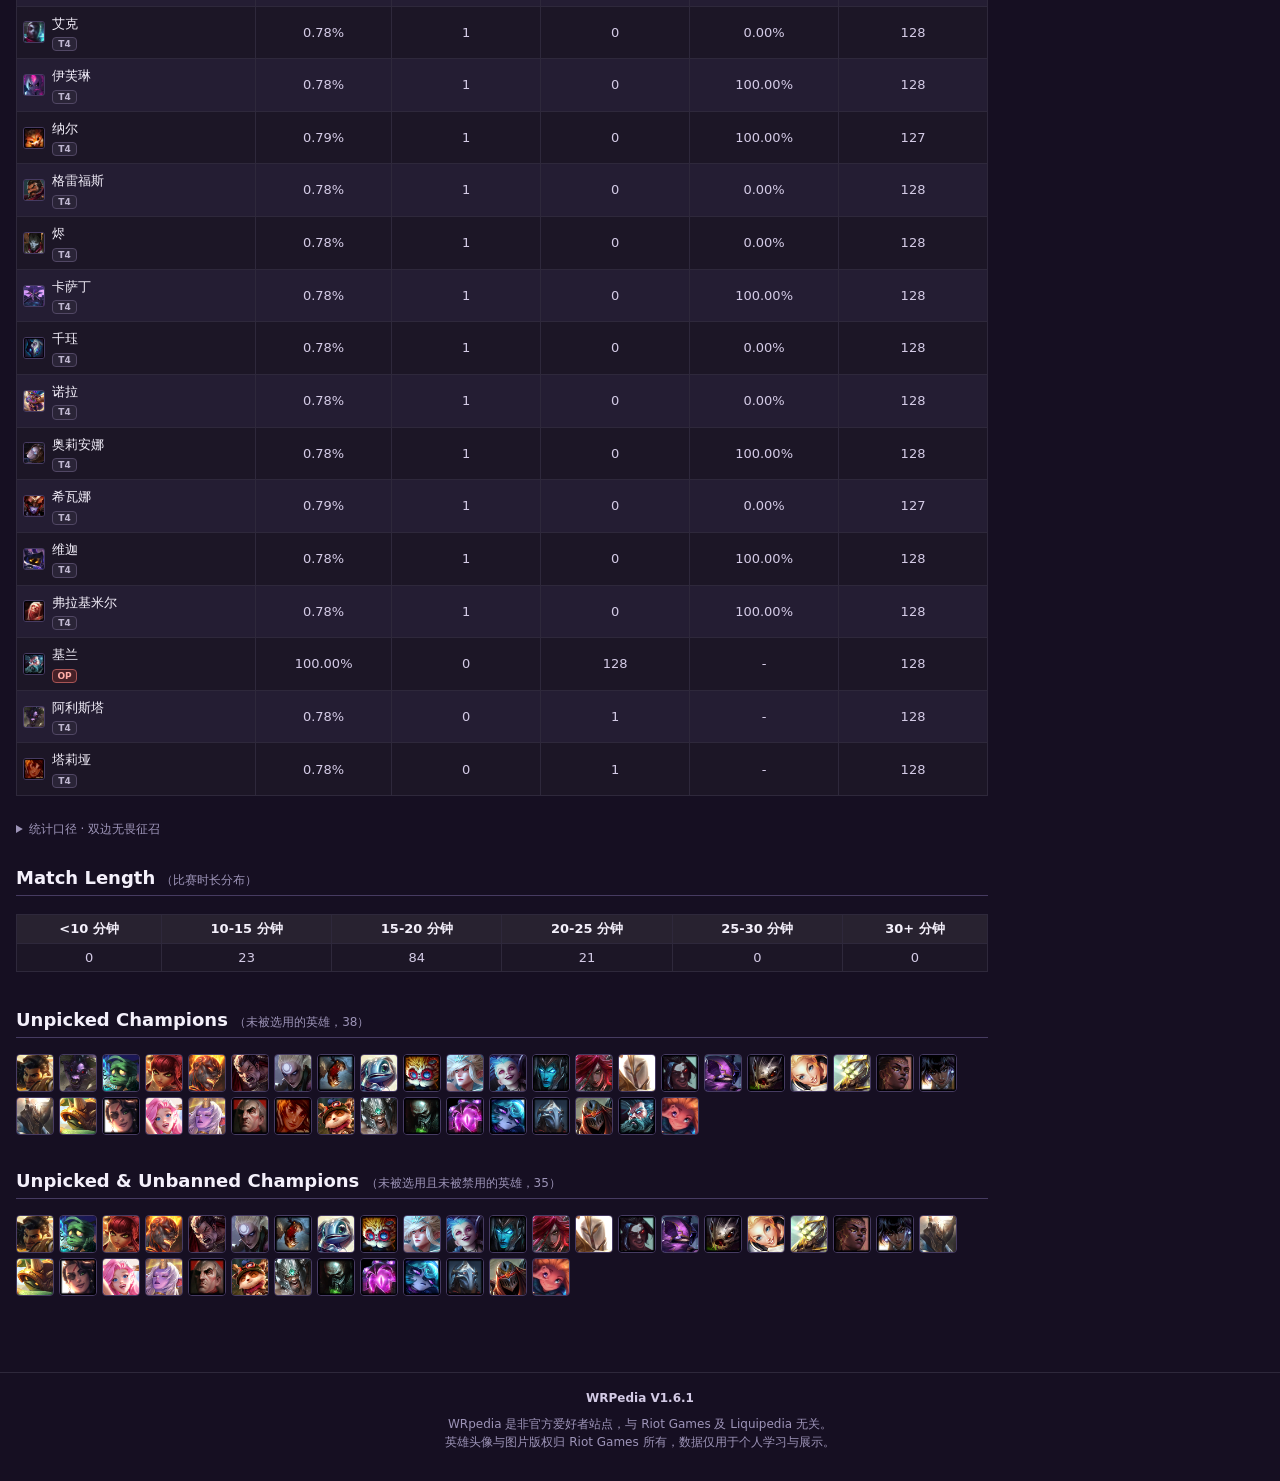
<file: stats.html>
<!DOCTYPE html>
<html lang="zh-CN">
<head>
    <meta charset="UTF-8">
    <meta name="viewport" content="width=device-width, initial-scale=1.0">
    <title>Statistics · WRpedia 2026 秋季赛</title>
    <script src="assets/js/theme.js"></script>
    <link rel="stylesheet" href="assets/css/wrpedia.css">
</head>
<body data-page="stats">
<header class="site-header">
    <div class="wrap site-header-inner">
        <div class="brand">
            <div class="brand-logo">WR</div>
            <div>
                <div class="brand-name">WRpedia <span class="tag">· 英雄联盟手游</span></div>
                <div class="brand-sub">Wild Rift 非官方数据站 · 2026 秋季赛</div>
            </div>
        </div>
        <div class="header-right"><span>独立个人数据站<br>赛果由站主手动录入</span><button type="button" class="btn theme-toggle" data-theme-toggle aria-label="切换亮色模式">亮色模式</button></div>
    </div>
    <div class="wrap">
        <nav class="tabs">
            <a href="index.html" data-page="overview">Overview / 概览</a>
            <a href="schedule.html" data-page="schedule">Schedule / 赛程</a>
            <a href="teams.html" data-page="teams">Teams / 战队</a>
            <a href="picks.html" data-page="picks">Pick History / 选用查询</a>
            <a href="stats.html" data-page="stats">Statistics / 数据</a>
            <a href="patches.html" data-page="patches">Patches / 版本</a>
        </nav>
    </div>
</header>

<div class="wrap page">
    <div class="page-title">
        <h1>Statistics</h1>
        <div class="sub">2026 英雄联盟手游超级联赛秋季赛 · 常规赛与季后赛数据统计</div>
    </div>
    <div id="demo-notice"></div>

    <nav class="version-tabs" aria-label="统计版本">
        <a href="stats.html" data-version="all">总榜 <span>全部版本</span></a>
        <a href="stats.html?version=7.2" data-version="7.2">7.2 <span>第 1–5 周</span></a>
        <a href="stats.html?version=7.3" data-version="7.3">7.3 <span>第 6 周起</span></a>
    </nav>
    <div id="stats-scope" class="scope-note" aria-live="polite"></div>
    <div id="stats-empty"></div>

    <div class="content-grid">
        <div class="main-col">
            <h2 class="section">Champion Statistics <span class="muted">（英雄统计）</span></h2>
            <div id="stats-summary" class="stats-summary"></div>
            <div class="stats-controls">
                <label for="champion-search">筛选英雄</label>
                <div class="champion-search-row"><input id="champion-search" type="search" placeholder="中文名、英文名或昵称，如：泰坦、日女" autocomplete="off" aria-describedby="champion-filter-count"><button type="button" id="clear-champion-search" class="btn">清除</button></div>
                <div class="stats-view-switch" role="group" aria-label="统计视图">
                    <button type="button" class="btn" data-stats-view="summary" aria-pressed="true">简洁视图</button>
                    <button type="button" class="btn" data-stats-view="detailed" aria-pressed="false">详细视图</button>
                    <button type="button" class="btn" data-stats-view="patches" aria-pressed="false">小版本选用</button>
                </div>
                <p id="champion-filter-count" class="scope-note" aria-live="polite"></p>
            </div>
            <section id="role-tiers" class="role-tier-panel" aria-labelledby="role-tier-heading">
                <div class="role-tier-heading"><h3 id="role-tier-heading">分路梯度榜</h3><span class="text-muted">分路 v3 · 每个位置独立比较</span></div>
                <div class="stats-view-switch role-tabs" role="group" aria-label="选择分路">
                    <button type="button" class="btn" data-role-tier="top" aria-pressed="true">上单</button>
                    <button type="button" class="btn" data-role-tier="jungle" aria-pressed="false">打野</button>
                    <button type="button" class="btn" data-role-tier="mid" aria-pressed="false">中路</button>
                    <button type="button" class="btn" data-role-tier="bot" aria-pressed="false">下路</button>
                    <button type="button" class="btn" data-role-tier="support" aria-pressed="false">辅助</button>
                </div>
                <p class="scope-note">选用与胜负按实际分路统计。Ban 优先采用标注分路，双位置各计 50%，三位置各计 1/3；未标注部分再按出场比例估算。相对分只在同一分路、同一版本内比较。上方英雄筛选同样适用，点击英雄查看完整指标与计算依据。</p>
                <p id="role-tier-count" class="scope-note" aria-live="polite"></p>
                <p id="role-tier-unassigned" class="notice warn" hidden></p>
                <div id="role-tier-results"></div>
                <details class="bp-tier-method"><summary>分路梯度如何计算？</summary>
                    <p>设 P 为本分路选用次数、W 为本分路胜场，P总为该英雄全部分路的选用次数，K 为本分路已标注 Ban（含多位置均分），U 为该英雄未标注分路的 Ban，N 为双边无畏有效局数。以上数据均来自当前所选版本。</p>
                    <div class="tier-formula">分路 Ban = K + U × P / P总（P总 > 0）<br>分路热度 = (P + 分路 Ban) / (N + 8)<br>修正胜率 = (W + 4) / (P + 8)<br>分路强度 = 分路热度 × 2 × 修正胜率<br>比较基准 = max(0.25，本分路已评级英雄的最高强度)<br><b>相对分 = 100 × 分路强度 / 比较基准</b></div>
                    <ul>
                        <li>BP 顺序与分路分开记录：选用按实际位置计算，不确定位置均分权重：双位置各 50%，三位置各 1/3；未标注分路的历史选用才按原上／野／中／下／辅顺序解析。多分路英雄只使用本分路的选用和胜负。任何位置选用后都会触发无畏锁定，因此 N 仍按英雄整体是否可用计算。</li>
                        <li>已标注分路的 Ban 直接计入该路，双位置各计 0.5 次，三位置各计 1/3 次；空 Ban 不计入英雄次数，并保留原顺位。只有未标注分路的 Ban 按当前统计范围的实际出场比例估算。各路之和与原始 Ban 对应，不重复分配；分路 Ban 与选用等权计入热度。</li>
                        <li>没有选用样本且 Ban 未标注分路时，按站主确认的位置估算：基兰、阿利斯塔归辅助；阿萝拉归中路；塔莉垭归打野；沃里克归上单。尚未确认的英雄列入“分路待确认”。一旦出现选用，未标注部分改按该范围内的实际出场比例分配。明确标注始终优先；某路没有选用时，修正胜率取中性 50%，不虚构实际胜率。</li>
                        <li>至少本分路 3 次选用、12 个有效小局才评级；不足 10 次选用或 30 个有效小局标为“初步”。本路只有 Ban 的英雄以分路 Ban 次数替代选用次数判断样本门槛。无样本与小样本不会直接归为 T4。</li>
                        <li>相对分四舍五入到一位小数。OP ≥ 90；T0 ≥ 75；T1 ≥ 55；T2 ≥ 35；T3 ≥ 15；其余为 T4。OP 还需本分路至少 8 次选用、30 个有效小局、修正胜率 ≥ 50%，且强度达到本分路已评级英雄中位数的 1.5 倍；本路只有 Ban 的英雄以分路 Ban 判断 8 次门槛；未达到附加条件时最高为 T0。</li>
                        <li>不按人数强行分档，保留分数差距；比较基准至少为 0.25，避免低热度分路自动产生 OP。该算法是本站设定的赛事参考指标，尚未剥离队伍、对手和阵容的影响，不代表英雄绝对强度。搜索只隐藏行，不改变分数和名次。</li>
                    </ul>
                </details>
            </section>
            <details class="bp-tier-panel" aria-labelledby="bp-tier-heading">
                <summary class="bp-tier-heading"><h3 id="bp-tier-heading">英雄 BP 梯度 <span class="tier-expand-hint">点击展开</span></h3><span>BP v2 · 选禁与胜率综合</span></summary>
                <p class="scope-note">按当前所选版本单独计算。点击英雄可查看得分依据与详细统计。</p>
                <div id="bp-tier-list"></div>
                <details class="bp-tier-method"><summary>梯度如何计算？</summary><div id="bp-tier-method"></div></details>
            </details>
            <p id="stats-view-note" class="scope-note"></p>
            <div class="table-responsive">
                <table id="champion-stats-table" class="wikitable striped"></table>
            </div>
            <details class="stats-method"><summary>统计口径 · 双边无畏征召</summary><div id="stats-legend"></div></details>

            <h2 class="section">Match Length <span class="muted">（比赛时长分布）</span></h2>
            <div id="stats-lengths" class="table-responsive"></div>

            <h2 class="section">Unpicked Champions <span class="muted">（未被选用的英雄，<span id="unpicked-count">0</span>）</span></h2>
            <div id="unpicked-grid"></div>

            <h2 class="section">Unpicked &amp; Unbanned Champions <span class="muted">（未被选用且未被禁用的英雄，<span id="unpicked-unbanned-count">0</span>）</span></h2>
            <div id="unpicked-unbanned-grid"></div>
        </div>

        <aside>
            <div class="infobox">
                <div class="infobox-header">赛事信息</div>
                <div class="infobox-row"><div class="infobox-label">赛事名称</div><div class="infobox-value">2026 WRL 秋季赛</div></div>
                <div class="infobox-row"><div class="infobox-label">游戏版本</div><div class="infobox-value" id="meta-patch">7.2（第 1–5 周）<br>7.3（第 6 周起）</div></div>
                <div class="infobox-row"><div class="infobox-label">参赛队伍</div><div class="infobox-value">8</div></div>
                <div class="infobox-row"><div class="infobox-label">英雄数量</div><div class="infobox-value" id="hero-count">142</div></div>
            </div>
        </aside>
    </div>
</div>

<footer class="footer">
    <span class="site-release" data-site-version></span><br>
    WRpedia 是非官方爱好者站点，与 Riot Games 及 Liquipedia 无关。<br>
    英雄头像与图片版权归 Riot Games 所有，数据仅用于个人学习与展示。
</footer>

<script src="data/champions.js"></script>
<script src="data/champion-locales.js"></script>
<script src="data/schedule.js"></script>
<script src="data/patches.js"></script>
<script src="data/patch-7.3.js"></script>
<script src="data/patch-7.3a.js"></script>
<script src="data/patch-7.3b.js"></script>
<script src="data/champion-rules.js"></script>
<script src="data/players.js"></script>
<script src="data/site.js"></script>
<script src="assets/js/common.js"></script>
<script src="assets/js/bp-tiers.js"></script>
<script src="assets/js/role-tiers.js"></script>
<script src="assets/js/role-tiers-ui.js"></script>
<script src="assets/js/stats.js"></script>
</body>
</html>
</file>
<file: assets/css/wrpedia.css>
:root {
    color-scheme: dark;
    --bg: #160f22;
    --surface-1: #1c1626;
    --surface-2: #241d33;
    --surface-3: #282230;
    --surface-4: #322a45;
    --border: #2e283b;
    --border-strong: #463b61;
    --text: #d4cbe6;
    --text-strong: #f4f0fb;
    --text-muted: #9d94b8;
    --link: #9db2e8;
    --link-hover: #c7d3f5;
    --accent: #4ddada;
    --accent-strong: #6ef6f6;
    --bg-up: #123f1f;
    --bg-up-border: #1f7a3d;
    --bg-down: #4a1a22;
    --bg-down-border: #a33b4c;
    --blue-bg: #102c4c;
    --blue-border: #2b6bb3;
    --red-bg: #4b1626;
    --red-border: #c04964;
    --warn-bg: #3d3310;
    --warn-border: #9b8426;
    --warn-text: #f2e3b0;
}

:root[data-theme="light"] {
    color-scheme: light;
    --bg: #f3f5fa;
    --surface-1: #ffffff;
    --surface-2: #f0f3f9;
    --surface-3: #e6eaf3;
    --surface-4: #e2eaf5;
    --border: #d5dbe7;
    --border-strong: #b8c2d4;
    --text: #333c50;
    --text-strong: #18233b;
    --text-muted: #5b657b;
    --link: #245b9b;
    --link-hover: #143d70;
    --accent: #087c80;
    --accent-strong: #075e61;
    --bg-up: #e2f2e8;
    --bg-up-border: #a2cbb3;
    --bg-down: #f9e8ec;
    --bg-down-border: #dfaab6;
    --blue-bg: #e8f1ff;
    --blue-border: #9dbbde;
    --red-bg: #ffedf0;
    --red-border: #dba4b2;
    --warn-bg: #fff4d9;
    --warn-border: #d2b868;
    --warn-text: #725319;
}

* { box-sizing: border-box; }
html { -webkit-text-size-adjust: 100%; }
body {
    margin: 0;
    background: var(--bg);
    color: var(--text);
    font-family: "Segoe UI", system-ui, -apple-system, Roboto, "Helvetica Neue", Arial, "PingFang SC", "Microsoft YaHei", sans-serif;
    font-size: 14px;
    line-height: 1.5;
}
a { color: var(--link); text-decoration: none; }
a:hover { color: var(--link-hover); text-decoration: underline; }
img { border: 0; }
table { border-collapse: collapse; }

.wrap { max-width: 1720px; margin: 0 auto; padding: 0 12px; }

/* ---------- site header ---------- */
.site-header {
    background: linear-gradient(180deg, #221b31 0%, #1a1427 100%);
    border-bottom: 2px solid var(--accent);
}
.site-header-inner {
    display: flex;
    align-items: center;
    justify-content: space-between;
    gap: 16px;
    padding: 14px 0 8px;
}
.brand { display: flex; align-items: center; gap: 10px; }
.brand-logo {
    width: 40px;
    height: 40px;
    border-radius: 8px;
    background: radial-gradient(circle at 30% 30%, #0f2b2b, #061212 70%);
    border: 1px solid var(--accent);
    display: flex;
    align-items: center;
    justify-content: center;
    font-weight: 800;
    font-size: 13px;
    color: var(--accent-strong);
}
.brand-name { font-size: 20px; font-weight: 700; color: var(--text-strong); letter-spacing: .3px; }
.brand-name .tag { color: var(--accent); }
.brand-sub { font-size: 11px; color: var(--text-muted); }
.header-right { font-size: 12px; color: var(--text-muted); text-align: right; }

/* ---------- nav tabs ---------- */
.tabs { display: flex; gap: 3px; margin-top: 10px; flex-wrap: wrap; }
.tabs a {
    display: block;
    padding: 8px 18px;
    background: var(--surface-3);
    border: 1px solid var(--border);
    border-bottom: none;
    color: var(--link);
    font-weight: 600;
}
.tabs a:hover { text-decoration: none; background: var(--surface-4); color: var(--link-hover); }
.tabs a.active {
    background: var(--surface-1);
    color: var(--text-strong);
    border-top: 3px solid var(--accent);
    position: relative;
    top: 1px;
}

/* ---------- page ---------- */
.page { padding: 18px 0 40px; }
.page-title h1 { margin: 0 0 2px; font-size: 25px; color: var(--text-strong); font-weight: 700; }
.page-title .sub { color: var(--text-muted); font-size: 12px; margin-bottom: 14px; }
.content-grid { display: grid; grid-template-columns: minmax(0, 1fr) 260px; gap: 16px; align-items: start; }
@media (max-width: 1020px) {
    .content-grid { grid-template-columns: 1fr; }
    .infobox { order: -1; }
}
.main-col { min-width: 0; }

/* ---------- headings ---------- */
h2.section {
    font-size: 18px;
    color: var(--text-strong);
    border-bottom: 1px solid var(--border-strong);
    padding-bottom: 4px;
    margin: 26px 0 10px;
    font-weight: 700;
}
h2.section .muted { font-size: 12px; color: var(--text-muted); font-weight: 400; }

/* ---------- infobox ---------- */
.infobox {
    border: 1px solid var(--border-strong);
    background: var(--surface-1);
    font-size: 13px;
}
.infobox-header {
    background: var(--surface-3);
    border-bottom: 1px solid var(--border-strong);
    padding: 8px 10px;
    text-align: center;
    font-weight: 700;
    color: var(--text-strong);
}
.infobox-row {
    display: grid;
    grid-template-columns: 105px 1fr;
    border-bottom: 1px solid var(--border);
}
.infobox-row:last-child { border-bottom: 0; }
.infobox-label { padding: 7px 10px; background: var(--surface-2); color: var(--text-muted); }
.infobox-value { padding: 7px 10px; }

/* ---------- generic panel ---------- */
.panel {
    border: 1px solid var(--border);
    background: var(--surface-1);
    margin: 14px 0;
}
.panel-title {
    background: var(--surface-3);
    border-bottom: 1px solid var(--border);
    padding: 8px 12px;
    font-weight: 700;
    color: var(--text-strong);
    display: flex;
    justify-content: space-between;
    align-items: center;
    gap: 10px;
    flex-wrap: wrap;
}
.panel-title .muted { color: var(--text-muted); font-weight: 400; font-size: 12px; }
.panel-body { padding: 12px; }

/* ---------- tables ---------- */
.table-responsive { overflow-x: auto; }
.wikitable {
    width: 100%;
    border: 1px solid var(--border);
    background: var(--surface-1);
    border-collapse: collapse;
    font-size: 13px;
    margin: 8px 0;
}
.wikitable th, .wikitable td {
    border: 1px solid var(--border);
    padding: 4px 6px;
    vertical-align: middle;
    white-space: nowrap;
}
.wikitable thead th {
    background: var(--surface-3);
    color: var(--text-strong);
    text-align: center;
    font-weight: 700;
}
.wikitable thead th[data-sort] { cursor: pointer; user-select: none; }
.wikitable thead th[data-sort]::after {
    content: "⇅";
    margin-left: 4px;
    font-size: 10px;
    color: var(--text-muted);
}
.wikitable thead th[data-sort].asc::after { content: "↑"; color: var(--accent); }
.wikitable thead th[data-sort].desc::after { content: "↓"; color: var(--accent); }
.wikitable.striped tbody tr:nth-child(even) { background: var(--surface-2); }
.wikitable tbody tr:hover { background: var(--surface-4); }
.wikitable td.num { text-align: center; }
.wikitable td.left { text-align: left; }
.text-muted { color: var(--text-muted); }
.text-strong { color: var(--text-strong); }
.bold { font-weight: 700; }

/* champion cells */
.champ-cell { display: inline-flex; align-items: center; gap: 7px; white-space: nowrap; }
.champ-icon {
    width: 28px;
    height: 28px;
    object-fit: cover;
    border: 1px solid var(--border-strong);
    border-radius: 4px;
    background: var(--surface-2);
    vertical-align: middle;
}
.champ-icon.sm { width: 22px; height: 22px; border-radius: 3px; }
.champ-icon.lg { width: 42px; height: 42px; border-radius: 5px; }
.champ-icon.ban { filter: grayscale(.7) brightness(.75); border-color: var(--bg-down-border); }

/* ---------- group standings ---------- */
.grouptable { width: auto; min-width: 420px; }
.grouptable th.rank-up, .grouptable td.rank-up {
    background: var(--bg-up);
    color: var(--text-strong);
    border-color: var(--bg-up-border);
}
.grouptable th.rank-down, .grouptable td.rank-down {
    background: var(--bg-down);
    color: var(--text-strong);
    border-color: var(--bg-down-border);
}
.grouptable td.teamcell { text-align: left; }
.grouptable td.scorecell { text-align: center; font-weight: 700; }
.team-badge {
    display: inline-flex;
    align-items: center;
    justify-content: center;
    min-width: 34px;
    height: 24px;
    padding: 0 6px;
    border-radius: 4px;
    font-size: 11px;
    font-weight: 800;
    color: #fff;
    background: hsl(var(--team-hue, 200) 45% 32%);
    border: 1px solid hsl(var(--team-hue, 200) 60% 52%);
}
.team-logo { width: 40px; height: 32px; padding: 3px; object-fit: contain; flex-shrink: 0; background: #fff; border: 1px solid #d5dbe7; border-radius: 4px; }
.team-name { font-weight: 600; color: var(--text); }
.team-name.winner { color: var(--text-strong); font-weight: 700; }

/* ---------- matchlist ---------- */
.matchlist { border: 1px solid var(--border); background: var(--surface-1); margin: 14px 0; }
.matchlist-title {
    background: var(--surface-3);
    border-bottom: 1px solid var(--border);
    padding: 9px 14px;
    font-weight: 700;
    color: var(--text-strong);
    display: flex;
    justify-content: space-between;
    align-items: center;
    gap: 10px;
    flex-wrap: wrap;
}
.match-row {
    display: grid;
    grid-template-columns: 150px minmax(0, 1fr) 92px minmax(0, 1fr) 110px;
    align-items: center;
    gap: 8px;
    padding: 9px 14px;
    border-bottom: 1px solid var(--border);
    cursor: pointer;
}
.match-row:last-child { border-bottom: 0; }
.match-row:hover { background: var(--surface-2); }
.match-date { font-size: 12px; color: var(--text-muted); line-height: 1.35; }
.match-team { display: flex; align-items: center; gap: 8px; min-width: 0; }
.match-team.right { justify-content: flex-end; text-align: right; }
.match-team .team-name { overflow: hidden; text-overflow: ellipsis; white-space: nowrap; }
.match-score { text-align: center; }
.match-score .score { font-size: 20px; font-weight: 800; color: var(--text-strong); letter-spacing: 2px; }
.match-score .score .loser { color: var(--text-muted); }
.match-score .bo { font-size: 10px; color: var(--text-muted); }
.match-games { display: flex; gap: 3px; justify-content: center; margin-top: 2px; }
.game-dot {
    width: 14px;
    height: 14px;
    border-radius: 3px;
    border: 1px solid var(--border-strong);
    font-size: 9px;
    line-height: 13px;
    text-align: center;
    color: var(--text-muted);
    background: var(--surface-2);
}
.game-dot.win { background: var(--bg-up); border-color: var(--bg-up-border); color: var(--accent-strong); }
.game-dot.lose { background: var(--bg-down); border-color: var(--bg-down-border); color: #f0a6b2; }
.match-actions { display: flex; gap: 6px; justify-content: flex-end; align-items: center; }
.btn {
    display: inline-block;
    padding: 4px 10px;
    border: 1px solid var(--border-strong);
    background: var(--surface-2);
    color: var(--link);
    font-size: 12px;
    border-radius: 3px;
    cursor: pointer;
}
.btn:hover { background: var(--surface-4); color: var(--link-hover); text-decoration: none; }
.btn.accent { border-color: var(--accent); color: var(--accent-strong); }
.link-chip { color: var(--link); font-size: 12px; }

.match-details {
    display: none;
    grid-column: 1 / -1;
    padding: 12px 16px 16px;
    background: var(--surface-2);
    border-top: 1px solid var(--border);
}
.match-row.open .match-details { display: block; }

.game-block { border: 1px solid var(--border); background: var(--surface-1); margin-bottom: 12px; }
.game-block:last-child { margin-bottom: 0; }
.game-header {
    display: flex;
    justify-content: space-between;
    gap: 12px;
    flex-wrap: wrap;
    padding: 6px 12px;
    background: var(--surface-3);
    border-bottom: 1px solid var(--border);
    font-size: 12px;
    color: var(--text-muted);
}
.game-header .strong { color: var(--text-strong); font-weight: 700; }
.game-sides { display: grid; grid-template-columns: 1fr 1fr; gap: 10px; padding: 10px 12px; }
@media (max-width: 760px) { .game-sides { grid-template-columns: 1fr; } }
.side-box { border: 1px solid var(--border); border-radius: 4px; padding: 8px; }
.side-box.blue { background: var(--blue-bg); border-color: var(--blue-border); }
.side-box.red { background: var(--red-bg); border-color: var(--red-border); }
.side-label { font-size: 11px; color: var(--text-muted); margin-bottom: 6px; display: flex; justify-content: space-between; gap: 8px; }
.side-label .strong { color: var(--text-strong); }
.picks-row { display: flex; gap: 5px; flex-wrap: wrap; margin-bottom: 6px; }
.picks-row .champ-icon { width: 38px; height: 38px; }
.bans-label { font-size: 10px; color: var(--text-muted); margin-bottom: 4px; }
.bans-row { display: flex; gap: 4px; flex-wrap: wrap; }
.bans-row .champ-icon { width: 26px; height: 26px; }

/* ---------- notices ---------- */
.notice {
    border: 1px solid var(--border-strong);
    background: var(--surface-2);
    padding: 9px 12px;
    border-radius: 4px;
    font-size: 13px;
    margin: 10px 0;
}
.notice.warn { border-color: var(--warn-border); background: var(--warn-bg); color: var(--warn-text); }
.notice.info { border-color: var(--blue-border); background: var(--blue-bg); color: #cfe5ff; }

/* ---------- dialog ---------- */
.dialog-overlay {
    position: fixed;
    inset: 0;
    background: rgba(5, 3, 10, .7);
    display: none;
    align-items: center;
    justify-content: center;
    z-index: 200;
}
.dialog-overlay.show { display: flex; }
.dialog {
    background: var(--surface-1);
    border: 1px solid var(--border-strong);
    width: min(760px, 94vw);
    max-height: 86vh;
    display: flex;
    flex-direction: column;
    box-shadow: 0 18px 50px rgba(0,0,0,.6);
}
.dialog-header {
    display: flex;
    justify-content: space-between;
    align-items: center;
    gap: 10px;
    padding: 10px 14px;
    background: var(--surface-3);
    border-bottom: 1px solid var(--border-strong);
    color: var(--text-strong);
    font-weight: 700;
}
.dialog-close { cursor: pointer; color: var(--text-muted); font-size: 18px; }
.dialog-close:hover { color: var(--text-strong); }
.dialog-body { overflow: auto; padding: 14px; }
.dialog-body h4 { margin: 14px 0 6px; color: var(--text-strong); font-size: 14px; }
.dialog-body h4:first-child { margin-top: 0; }

/* ---------- misc ---------- */
.stats-summary { display: flex; gap: 10px; flex-wrap: wrap; margin: 10px 0; }
.stat-chip {
    border: 1px solid var(--border);
    background: var(--surface-2);
    border-radius: 4px;
    padding: 7px 12px;
    font-size: 12px;
    color: var(--text-muted);
}
.stat-chip b { color: var(--text-strong); font-size: 14px; }
.icon-grid { display: flex; flex-wrap: wrap; gap: 5px; padding: 6px 0; }
.icon-grid .champ-icon { width: 38px; height: 38px; }
.icon-grid .champ-icon:hover { border-color: var(--accent); }
.empty-note { color: var(--text-muted); font-size: 13px; padding: 8px 0; }
.footer {
    border-top: 1px solid var(--border);
    margin-top: 30px;
    padding: 16px 0 30px;
    color: var(--text-muted);
    font-size: 12px;
    text-align: center;
}
.cards { display: grid; grid-template-columns: repeat(auto-fit, minmax(240px, 1fr)); gap: 14px; margin: 16px 0; }
.card {
    border: 1px solid var(--border-strong);
    background: var(--surface-1);
    padding: 18px;
    border-radius: 6px;
    transition: border-color .15s;
}
.card:hover { border-color: var(--accent); text-decoration: none; }
.card h3 { margin: 0 0 6px; color: var(--text-strong); font-size: 17px; }
.card p { margin: 0; color: var(--text-muted); font-size: 13px; }

/* sortable + responsive helpers */
.sortable th { white-space: nowrap; }
@media (max-width: 720px) {
    .match-row { grid-template-columns: 1fr; gap: 4px; }
    .match-actions { justify-content: flex-start; }
    .site-header-inner { flex-direction: column; align-items: flex-start; }
}

/* ---------- patch timeline and version statistics ---------- */
.wrap.page { padding-left: 16px; padding-right: 16px; }
.version-tabs { display: flex; flex-wrap: wrap; gap: 8px; margin: 22px 0 12px; }
.version-tabs a { border: 1px solid var(--border-strong); background: var(--surface-1); padding: 10px 20px; border-radius: 4px; font-weight: 700; color: var(--text-strong); }
.version-tabs a span { margin-left: 10px; font-size: 12px; font-weight: 400; color: var(--text-muted); }
.version-tabs a.active { border-color: var(--accent); background: #173034; box-shadow: inset 0 -2px var(--accent); }
.version-tabs a:hover { text-decoration: none; border-color: var(--accent); }
.scope-note { color: var(--text-muted); font-size: 12px; line-height: 1.8; margin: 10px 0; }

/* ---------- BP priority tiers ---------- */
.bp-tier-panel { margin: 18px 0; padding: 16px; border: 1px solid var(--border-strong); background: var(--surface-1); }
.bp-tier-heading { display: flex; justify-content: space-between; align-items: center; flex-wrap: wrap; gap: 8px; }
.bp-tier-heading h3 { margin: 0; font-size: 18px; color: var(--text-strong); }
.bp-tier-heading > span, .tier-sample-summary { color: var(--text-muted); font-size: 11px; }
.tier-sample-summary { padding: 2px 0 12px; }
.tier-sample-summary b { color: var(--text); }
.tier-badge { display: inline-flex; justify-content: center; align-items: center; min-width: 38px; padding: 3px 8px; border: 1px solid; border-radius: 4px; font-size: 13px; font-weight: 800; line-height: 1.35; white-space: nowrap; }
.tier-op { color: #ffada7; background: #452027; border-color: #a85455; }
.tier-t0 { color: #f5c179; background: #3d2c1e; border-color: #967044; }
.tier-t1 { color: #e1d796; background: #343021; border-color: #7e744c; }
.tier-t2 { color: #88ddc2; background: #17382f; border-color: #3f7865; }
.tier-t3 { color: #a0c8f5; background: #202f44; border-color: #506b8c; }
.tier-t4, .tier-pending, .tier-excluded, .tier-invalid { color: #c0b8d1; background: #2a2437; border-color: #514764; }
.tier-band { display: grid; grid-template-columns: 74px minmax(0, 1fr); border: 1px solid var(--border); margin-bottom: 8px; }
.tier-band-label { display: flex; flex-direction: column; align-items: center; justify-content: center; gap: 7px; padding: 12px 5px; border-right: 1px solid var(--border); background: var(--surface-2); }
.tier-band-label small { font-size: 10px; color: var(--text-muted); white-space: nowrap; }
.tier-band-content { padding: 10px 12px; min-width: 0; }
.tier-band-heading { display: flex; align-items: center; justify-content: space-between; margin-bottom: 8px; color: var(--text-muted); font-size: 11px; }
.tier-band-content .empty-note { padding: 0; margin: 0; font-size: 12px; }
.tier-champions { display: grid; grid-template-columns: repeat(auto-fill, minmax(122px, 1fr)); gap: 6px; }
.tier-champion { display: flex; align-items: center; gap: 7px; min-width: 0; padding: 7px; border: 1px solid var(--border); border-radius: 4px; background: var(--surface-2); color: var(--text); font: inherit; text-align: left; cursor: pointer; }
.tier-champion:hover { border-color: var(--accent); background: var(--surface-4); }
.tier-champion .champ-icon { width: 30px; height: 30px; flex-shrink: 0; }
.tier-champion-info { display: flex; flex-direction: column; gap: 2px; min-width: 0; }
.tier-champion-info b { font-size: 11px; color: var(--text-strong); white-space: nowrap; text-overflow: ellipsis; overflow: hidden; }
.tier-champion-info > span { font-size: 10px; color: var(--text-muted); font-variant-numeric: tabular-nums; }
.tier-champion-info em { font-style: normal; color: var(--warn-text); }
.tier-low-list summary { font-size: 12px; color: var(--text); padding: 6px 0; }
.tier-low-list summary > span + span { margin-left: 12px; color: var(--text-muted); }
.tier-low-list summary small { font-size: 11px; color: var(--text-muted); margin-left: 8px; }
.tier-low-list[open] > summary { margin-bottom: 10px; }
.tier-pending-list { margin-top: 12px; }
.tier-pending-list > summary { color: var(--text-muted); font-size: 12px; padding: 8px 0; }
.bp-tier-method { border-top: 1px solid var(--border); margin-top: 16px; padding-top: 12px; }
.bp-tier-method > summary { color: var(--link); font-size: 12px; }
#bp-tier-method { line-height: 1.8; font-size: 12px; }
#bp-tier-method ul { padding-left: 20px; }
#bp-tier-method li + li { margin-top: 6px; }
.tier-formula { padding: 12px; background: var(--surface-2); border-left: 3px solid var(--accent); overflow-wrap: anywhere; font-variant-numeric: tabular-nums; }
.tier-table-score { display: block; margin-top: 3px; font-size: 10px; color: var(--text-muted); font-variant-numeric: tabular-nums; }
.tier-explanation { border: 1px solid var(--border-strong); background: var(--surface-2); padding: 14px; margin: 12px 0 18px; }
.tier-explanation-heading { display: flex; align-items: center; flex-wrap: wrap; gap: 10px; color: var(--text-strong); }
.tier-explanation p { font-size: 12px; line-height: 1.8; margin: 10px 0 0; }
.tier-metrics { display: flex; flex-wrap: wrap; gap: 8px 18px; margin-top: 12px; color: var(--text-muted); font-size: 12px; }
.tier-metrics b { color: var(--text); }
.tier-score-breakdown { display: flex; flex-wrap: wrap; gap: 10px 24px; margin-top: 14px; padding: 12px; background: var(--surface-1); font-size: 12px; }
.tier-score-breakdown b { margin-left: 6px; font-size: 16px; font-variant-numeric: tabular-nums; }
.tier-adjust-up { color: #88ddc2; }
.tier-adjust-down { color: #ffada7; }
.tier-provisional { font-size: 11px; color: var(--warn-text); }
@media (max-width: 600px) {
    .bp-tier-panel { padding: 12px 10px; }
    .tier-band { grid-template-columns: 58px minmax(0, 1fr); }
    .tier-band-content { padding: 10px 8px; }
    .tier-champions { grid-template-columns: repeat(auto-fill, minmax(96px, 1fr)); gap: 5px; }
    .tier-champion { padding: 6px 4px; gap: 5px; }
    .tier-champion .champ-icon { width: 26px; height: 26px; }
    .tier-low-list summary small { display: block; margin: 6px 0 0; }
}
.empty-state { padding: 30px; border: 1px dashed var(--border-strong); background: var(--surface-1); margin: 20px 0; text-align: center; }
.empty-state strong { display: block; font-size: 19px; color: var(--text-strong); }
.empty-state p { color: var(--text-muted); }
.patch-badge { display: inline-block; border: 1px solid #376263; border-radius: 3px; padding: 1px 8px; background: #153333; color: #8ee6dc; font-size: 12px; font-weight: 700; white-space: nowrap; }
.match-date .patch-badge { margin-top: 5px; }
.round-patch-note { display: flex; flex-wrap: wrap; align-items: center; gap: 10px; padding: 10px 14px; background: #19282e; border-bottom: 1px solid var(--border); font-size: 12px; }
.round-patch-note > a:last-child { margin-left: auto; }
.pending-results { padding: 8px 14px; margin: 0; font-size: 12px; color: var(--warn-text); background: #302817; }
.patch-page { max-width: 1440px; }
.title-secondary { font-size: 17px; font-weight: 400; color: var(--text-muted); margin-left: 10px; }
.patch-reading-note { padding: 0 0 12px; color: var(--text-muted); font-size: 12px; }
.patch-reading-note p { margin: 5px 0; }
.patch-reading-note strong { color: var(--text); }
.patch-heading { border: 1px solid var(--border-strong); border-left: 4px solid var(--accent); padding: 24px; background: var(--surface-1); display: flex; justify-content: space-between; gap: 30px; scroll-margin-top: 18px; }
.eyebrow { font-size: 10px; color: var(--accent); letter-spacing: 1.5px; font-weight: 600; }
.patch-heading h2 { display: flex; flex-wrap: wrap; align-items: center; gap: 16px; font-size: 34px; color: var(--text-strong); margin: 5px 0 8px; line-height: 1.4; }
.patch-heading h2 span { font-size: 19px; font-weight: 600; }
.patch-heading p { color: var(--text-muted); margin: 0; max-width: 850px; }
.patch-source { display: flex; flex-direction: column; justify-content: center; gap: 6px; flex-shrink: 0; font-size: 12px; color: var(--text-muted); }
.patch-source a { margin-top: 4px; }
.patch-toolbar { display: flex; flex-wrap: wrap; justify-content: space-between; align-items: center; gap: 12px; margin: 18px 0; font-size: 12px; color: var(--text-muted); }
.core-badge { display: inline-block; color: #edcb7e; border: 1px solid #77603b; background: #342c23; border-radius: 3px; font-size: 10px; letter-spacing: .3px; padding: 2px 6px; }
.patch-toolbar .core-badge { margin-right: 8px; }
.patch-section-heading { display: flex; align-items: center; justify-content: space-between; gap: 12px; margin: 24px 0 12px; font-size: 17px; color: var(--text-strong); }
.patch-section-heading h3 { font-size: 17px; margin: 0; }
.patch-section-heading > span { font-size: 12px; font-weight: 400; color: var(--text-muted); }
.patch-groups { display: grid; grid-template-columns: repeat(auto-fit, minmax(290px, 1fr)); gap: 18px; align-items: start; }
.patch-group { min-width: 0; }
.group-heading { display: flex; justify-content: space-between; padding: 10px 13px; margin: 0; border-radius: 4px; font-size: 14px; border: 1px solid; }
.group-heading.buff { background: #16312b; border-color: #2d5d48; }
.group-heading.nerf { background: #361e2b; border-color: #663345; }
.group-heading.adjust { background: #2b2a3e; border-color: #514b70; }
.buff.change-direction, .group-heading.buff { color: #78ddaa; }
.nerf.change-direction, .group-heading.nerf { color: #ff94a2; }
.adjust.change-direction, .group-heading.adjust { color: #bfb0f1; }
.group-description { margin: 8px 3px 12px; font-size: 11px; color: var(--text-muted); }
.patch-champion { padding: 15px; background: var(--surface-1); border: 1px solid var(--border); border-radius: 4px; margin-bottom: 12px; overflow-wrap: anywhere; }
.patch-champion.is-core { border-left: 3px solid #d4af69; background: linear-gradient(110deg, #2c252d, var(--surface-1) 80%); }
.patch-champion-head { display: flex; align-items: center; gap: 11px; margin-bottom: 10px; }
.patch-champion-head .champ-icon { width: 45px; height: 45px; border-radius: 4px; }
.patch-champion-name { display: flex; flex-direction: column; min-width: 0; }
.patch-champion-name b { color: var(--text-strong); font-size: 15px; }
.patch-champion-name span { font-size: 11px; color: var(--text-muted); }
.change-direction { margin-left: auto; font-size: 27px; font-weight: 700; line-height: 1; }
.patch-champion p { font-size: 12px; line-height: 1.8; margin: 8px 0 12px; }
.champion-values { border-top: 1px solid var(--border); padding-top: 8px; }
summary { cursor: pointer; }
.champion-values summary { font-size: 11px; color: var(--link); }
.champion-values summary span { color: var(--text-muted); margin-left: 5px; }
.change-list { padding-left: 18px; margin: 10px 0 2px; line-height: 1.85; font-size: 12px; overflow-wrap: anywhere; }
.change-list li + li { margin-top: 6px; }
.patch-detail-section { border: 1px solid var(--border-strong); background: var(--surface-1); margin-bottom: 12px; }
.patch-detail-section > summary { padding: 13px 16px; background: var(--surface-2); font-weight: 600; color: var(--text-strong); }
.patch-detail-section > summary span { float: right; font-weight: 400; font-size: 12px; color: var(--text-muted); }
.patch-entries { display: grid; grid-template-columns: repeat(2, minmax(0, 1fr)); padding: 4px 20px; gap: 0 28px; }
.patch-entry { border-bottom: 1px solid var(--border); padding: 12px 0 16px; min-width: 0; }
.patch-entry h4 { color: var(--text-strong); margin: 0; display: flex; align-items: center; gap: 8px; }
.patch-entry:last-child { border-bottom: 0; }
.system-highlights { display: grid; grid-template-columns: repeat(4, 1fr); gap: 12px; }
.system-highlights > div { padding: 16px; border: 1px solid var(--border-strong); background: var(--surface-1); }
.system-highlights b { display: block; color: var(--accent); font-size: 24px; }
.system-highlights span { color: var(--text-muted); font-size: 11px; }
.patch-hero-preview { display: grid; grid-template-columns: repeat(3, minmax(0, 1fr)); gap: 20px; padding: 20px 0; }
.patch-hero-preview .change-direction { font-size: 13px; }
.patch-hero-preview .champ-icon { width: 32px; height: 32px; }
.patch-hero-body { padding: 18px; }
a:focus-visible, button:focus-visible, summary:focus-visible { outline: 2px solid var(--accent); outline-offset: 4px; }
@media (max-width: 900px) {
    .patch-heading { flex-direction: column; gap: 16px; }
    .patch-source { flex-direction: row; flex-wrap: wrap; gap: 8px 18px; }
    .patch-source a { margin: 0; }
    .patch-entries { grid-template-columns: 1fr; }
}
@media (max-width: 600px) {
    .system-highlights { grid-template-columns: repeat(2, 1fr); gap: 8px; }
    .patch-heading { padding: 18px; }
    .patch-heading h2 { gap: 4px; flex-direction: column; align-items: flex-start; }
    .patch-groups { grid-template-columns: 1fr; }
    .patch-hero-preview { grid-template-columns: 1fr; gap: 10px; }
    .patch-section-heading { flex-wrap: wrap; }
    .patch-detail-section > summary span { float: none; display: inline-block; margin-left: 8px; }
    .version-tabs a { flex: 1; padding: 8px 10px; text-align: center; }
    .version-tabs a span { display: block; margin-left: 0; font-size: 10px; }
    .tabs a { padding: 8px 10px; font-size: 12px; }
    .brand-name { font-size: 18px; }
    .round-patch-note > a:last-child { margin-left: 0; }
}

/* ---------- search, table views and compact patch index ---------- */
[hidden] { display: none !important; }
.sr-only { position: absolute; width: 1px; height: 1px; padding: 0; margin: -1px; overflow: hidden; clip: rect(0,0,0,0); white-space: nowrap; border: 0; }
.header-right { display: flex; align-items: center; gap: 16px; }
.theme-toggle { white-space: nowrap; }
.stats-controls { margin-top: 18px; padding: 16px; border: 1px solid var(--border-strong); background: var(--surface-1); }
.stats-controls > label { display: block; color: var(--text-strong); font-size: 13px; font-weight: 600; margin-bottom: 8px; }
.champion-search-row { display: flex; gap: 8px; max-width: 640px; }
.champion-search-row > .btn { flex-shrink: 0; white-space: nowrap; }
#champion-search, #pick-champion-search { width: 100%; min-width: 0; border: 1px solid var(--border-strong); border-radius: 4px; background: var(--surface-2); color: var(--text-strong); padding: 10px 12px; font: inherit; font-size: 14px; }
#champion-search::placeholder, #pick-champion-search::placeholder { color: var(--text-muted); }
#champion-search:focus-visible, #pick-champion-search:focus-visible { outline: 2px solid var(--accent); outline-offset: 2px; }
.stats-view-switch { display: flex; flex-wrap: wrap; gap: 6px; margin-top: 12px; }
.stats-view-switch .btn[aria-pressed="true"] { color: var(--accent); border-color: var(--accent); background: var(--surface-2); }
.stats-controls .scope-note { margin-bottom: 0; }
.stats-method { margin: 16px 0; color: var(--text-muted); font-size: 12px; }
.tier-expand-hint { color: var(--text-muted); font-size: 11px; font-weight: 400; margin-left: 6px; }
.bp-tier-panel[open] .tier-expand-hint { display: none; }
.bp-tier-panel > summary { list-style: none; }
.bp-tier-panel > summary::-webkit-details-marker { display: none; }
.bp-tier-panel > summary h3::before { content: '▸'; margin-right: 8px; color: var(--accent); }
.bp-tier-panel[open] > summary h3::before { content: '▾'; }
.champion-table { margin-top: 0; }
.champion-table small { display: block; color: var(--text-muted); font-size: 10px; font-weight: 400; margin-top: 3px; }
.champion-name-button { display: flex; align-items: center; gap: 7px; width: 100%; border: 0; background: none; color: var(--text-strong); font: inherit; text-align: left; cursor: pointer; padding: 3px 0; }
.champion-name-button:hover { color: var(--link); }
.champion-name-button .tier-badge { font-size: 9px; min-width: 25px; padding: 0 4px; }
.champion-table td:first-child { position: sticky; left: 0; background: var(--surface-1); z-index: 1; }
.champion-table tr:nth-child(even) td:first-child { background: var(--surface-2); }
.sort-label { padding: 2px 0; border: 0; background: none; color: inherit; font: inherit; cursor: pointer; }
.patch-change { display: inline-block; font-size: 10px; margin-top: 5px; border: 1px solid currentColor; border-radius: 3px; padding: 1px 5px; }
.patch-change.buff { color: #78ddaa; }
.patch-change.nerf { color: #ff94a2; }
.patch-change.adjust { color: #bfb0f1; }
.patch-index-table { width: 100%; border-collapse: collapse; table-layout: fixed; border: 1px solid var(--border-strong); }
.patch-index-table > thead th { background: var(--surface-3); color: var(--text-muted); text-align: left; padding: 10px 18px; font-size: 12px; font-weight: 500; }
.patch-index-row > td { background: var(--surface-1); border-top: 1px solid var(--border); padding: 12px 18px; }
.patch-index-row > td:first-child { padding: 0; }
.patch-index-row small { display: block; color: var(--text-muted); font-size: 11px; margin-top: 4px; }
.patch-select { display: flex; align-items: center; gap: 14px; width: 100%; padding: 16px 18px; border: 0; background: transparent; color: var(--text-strong); font: inherit; text-align: left; cursor: pointer; }
.patch-select:hover, .patch-select.active { color: var(--accent); background: var(--surface-2); }
.patch-select b { font-size: 21px; }
.patch-disclosure { font-size: 24px; }
.patch-select[aria-expanded="true"] .patch-disclosure { transform: rotate(90deg); }
.patch-expanded-row > td { padding: 0; border-top: 1px solid var(--border); background: var(--surface-2); }
.patch-expanded-content { padding: 20px; overflow-wrap: anywhere; }
.patch-index-row { scroll-margin-top: 15px; }
@media (max-width: 720px) {
    .header-right { text-align: left; width: 100%; justify-content: space-between; }
    .site-header-inner { padding-left: 12px; padding-right: 12px; }
}
@media (max-width: 600px) {
    .stats-controls { padding: 12px; }
    .champion-table { font-size: 11px; }
    .champion-table th, .champion-table td { padding: 5px 4px; }
    .champion-table th { white-space: normal; min-width: 48px; }
    .champion-name-button { gap: 5px; }
    .champion-name-button .champ-icon { width: 20px; height: 20px; }
    .champion-table.view-patches th { min-width: 78px; }
    .patch-index-table > thead th, .patch-index-row > td { padding: 9px 8px; font-size: 11px; }
    .patch-select { padding: 12px 8px; gap: 8px; }
    .patch-select b { font-size: 19px; }
    .patch-expanded-content { padding: 10px; }
    .patch-heading { padding: 14px; }
    .patch-hero-body { padding: 10px; }
    .patch-entries { padding: 4px 12px; }
}

/* Explicit colors for light surfaces, including semantic badges and patch highlights. */
[data-theme="light"] .site-header { background: linear-gradient(180deg, #ffffff, #eaf0f8); }
[data-theme="light"] .brand-logo { background: #e1f1f1; }
[data-theme="light"] .notice.info { color: #264f79; }
[data-theme="light"] .game-dot.lose { color: #993449; }
[data-theme="light"] .version-tabs a.active { background: #e1f2f1; }
[data-theme="light"] .patch-badge { background: #e0f1ef; color: #12675f; border-color: #92bcb7; }
[data-theme="light"] .round-patch-note { background: #eaf3f6; }
[data-theme="light"] .pending-results { background: var(--warn-bg); }
[data-theme="light"] .tier-op { color: #a7333d; background: #fce7e9; border-color: #d7969d; }
[data-theme="light"] .tier-t0 { color: #865213; background: #fff0db; border-color: #d5b382; }
[data-theme="light"] .tier-t1 { color: #766211; background: #f7f1d8; border-color: #cfc084; }
[data-theme="light"] .tier-t2 { color: #17654d; background: #e0f3ea; border-color: #95c9b6; }
[data-theme="light"] .tier-t3 { color: #2b588a; background: #e5effc; border-color: #98b5d7; }
[data-theme="light"] .tier-t4, [data-theme="light"] .tier-pending, [data-theme="light"] .tier-excluded, [data-theme="light"] .tier-invalid { color: #615371; background: #ede7f3; border-color: #bbaacc; }
[data-theme="light"] .tier-adjust-up, [data-theme="light"] .buff.change-direction, [data-theme="light"] .group-heading.buff, [data-theme="light"] .patch-change.buff { color: #176b46; }
[data-theme="light"] .tier-adjust-down, [data-theme="light"] .nerf.change-direction, [data-theme="light"] .group-heading.nerf, [data-theme="light"] .patch-change.nerf { color: #b1334b; }
[data-theme="light"] .adjust.change-direction, [data-theme="light"] .group-heading.adjust, [data-theme="light"] .patch-change.adjust { color: #684aa2; }
[data-theme="light"] .group-heading.buff { background: #e4f3e9; border-color: #a3cbb3; }
[data-theme="light"] .group-heading.nerf { background: #fce8ed; border-color: #daa7b3; }
[data-theme="light"] .group-heading.adjust { background: #eee8f9; border-color: #bcabdb; }
[data-theme="light"] .core-badge { color: #79561b; background: #fff2d7; border-color: #d1b883; }
[data-theme="light"] .patch-champion.is-core { background: linear-gradient(110deg, #fff6e6, var(--surface-1) 80%); border-left-color: #b48735; }
[data-theme="light"] .dialog { box-shadow: 0 18px 50px rgba(22, 32, 60, .2); }

/* Team / champion pick history and independent role rankings. */
.pick-filters, .role-tier-panel { background: var(--surface-1); border: 1px solid var(--border-strong); padding: 18px; margin: 20px 0; }
.pick-filters label { display: block; color: var(--text-strong); font-weight: 600; font-size: 13px; margin-bottom: 8px; }
.pick-selects { display: grid; grid-template-columns: 2fr 1fr; gap: 16px; max-width: 640px; margin-bottom: 12px; }
.pick-selects select { display: block; width: 100%; margin-top: 7px; padding: 10px; border: 1px solid var(--border-strong); border-radius: 4px; background: var(--surface-2); color: var(--text); font: inherit; }
.hero-choices { display: flex; flex-wrap: wrap; gap: 8px; }
.hero-choice { display: flex; align-items: center; gap: 8px; padding: 9px 12px; border: 1px solid var(--border-strong); border-radius: 4px; background: var(--surface-2); color: var(--text); cursor: pointer; font: inherit; }
.hero-choice span { text-align: left; }
.hero-choice small { display: block; color: var(--text-muted); font-size: 10px; }
.hero-choice[aria-pressed="true"] { border-color: var(--accent); box-shadow: inset 0 -2px var(--accent); }
.hero-choice:focus-visible, .pick-filters input:focus-visible, .pick-filters select:focus-visible { outline: 2px solid var(--accent); outline-offset: 3px; }
.pick-game { margin: 18px 0; border: 1px solid var(--border-strong); border-radius: 5px; background: var(--surface-1); overflow: hidden; }
.pick-game-heading { display: flex; justify-content: space-between; align-items: center; gap: 16px; padding: 18px; }
.pick-game-heading h2 { margin: 4px 0; color: var(--text-strong); font-size: 19px; }
.pick-game-heading h2 span { padding: 0 8px; color: var(--accent); }
.pick-game-heading .text-muted { font-size: 12px; }
.pick-game-context { display: flex; flex-direction: column; align-items: flex-end; gap: 10px; }
.pick-outcome { border-radius: 4px; padding: 4px 10px; font-size: 12px; font-weight: 600; white-space: nowrap; border: 1px solid; }
.pick-outcome.won { background: var(--bg-up); border-color: var(--bg-up-border); color: var(--text-strong); }
.pick-outcome.lost { background: var(--bg-down); border-color: var(--bg-down-border); color: var(--text-strong); }
.pick-game .side-label { display: flex; justify-content: space-between; gap: 10px; }
.history-picks { display: grid; grid-template-columns: repeat(5, minmax(0, 1fr)); gap: 5px; margin: 12px 0; }
.history-pick { display: flex; flex-direction: column; align-items: center; gap: 6px; padding: 8px 3px; border: 1px solid transparent; border-radius: 4px; text-align: center; }
.history-pick > span { color: var(--text-muted); font-size: 11px; }
.history-pick .champ-icon { width: 42px; height: 42px; }
.history-pick b { font-size: 11px; overflow-wrap: anywhere; }
.history-pick.selected { background: var(--surface-2); border-color: var(--accent); }
.history-pick small { color: var(--accent); font-size: 10px; }
.history-bans { display: grid; grid-template-columns: repeat(5, minmax(0, 1fr)); gap: 4px; padding: 5px 3px; }
.history-bans > span { display: flex; flex-direction: column; align-items: center; gap: 5px; text-align: center; }
.history-bans small { font-size: 10px; overflow-wrap: anywhere; color: var(--text-muted); }
.history-bans .champ-icon { width: 26px; height: 26px; }
.empty-ban { display: inline-flex; align-items: center; justify-content: center; width: 26px; height: 26px; border: 1px dashed var(--border); color: var(--text-muted); }
.game-notes { padding: 8px 12px; margin: 0; font-size: 12px; color: var(--text-muted); }
.history-pick .draft-player { color: var(--text); overflow-wrap: anywhere; }
.site-release { display: inline-block; margin-bottom: 8px; font-weight: 700; color: var(--text); }
.dialog-close { border: 0; background: none; color: inherit; font: inherit; font-size: 24px; padding: 0 6px; }
.pick-game-footer { display: flex; flex-wrap: wrap; gap: 14px; padding: 10px 18px; border-top: 1px solid var(--border); font-size: 12px; }
.role-tier-panel { scroll-margin-top: 16px; }
.role-tier-heading { display: flex; flex-wrap: wrap; justify-content: space-between; align-items: center; gap: 8px; }
.role-tier-heading h3 { font-size: 18px; color: var(--text-strong); margin: 0; }
.role-tier-heading > span { font-size: 11px; }
.role-tabs .btn { flex: 1; padding: 9px 12px; }
.role-table-scroll { max-height: 520px; overflow: auto; border: 1px solid var(--border); }
.role-tier-table { margin: 0; width: 100%; }
.role-tier-table thead th { position: sticky; top: 0; z-index: 1; background: var(--surface-2); }
.role-tier-table td small, .role-tier-table th small { display: block; font-size: 10px; font-weight: 400; color: var(--text-muted); }
.role-tier-table .tier-badge { display: inline-block; }
.role-score-track { display: block; width: 60px; height: 3px; margin: 5px auto 0; background: var(--surface-4); border-radius: 2px; }
.role-score-track i { display: block; height: 100%; background: var(--accent); border-radius: 2px; }
@media (max-width: 600px) {
    .pick-filters, .role-tier-panel { padding: 12px; }
    .pick-selects { gap: 10px; }
    .pick-game-heading { padding: 12px; align-items: flex-start; flex-direction: column; gap: 10px; }
    .pick-game-heading h2 { font-size: 17px; }
    .pick-game-context { flex-direction: row; align-items: center; }
    .pick-game .game-sides { padding: 8px; }
    .pick-game .side-box { padding: 8px 5px; }
    .history-picks { gap: 2px; }
    .history-pick { padding: 6px 1px; }
    .history-pick .champ-icon { width: 34px; height: 34px; }
    .history-pick b { font-size: 10px; }
    .role-tabs { gap: 4px; }
    .role-tabs .btn { padding: 8px 4px; min-width: 0; }
    .role-tier-table { table-layout: fixed; font-size: 11px; }
    .role-tier-table td, .role-tier-table th { padding: 7px 3px; }
    .role-tier-table th:nth-child(1) { width: 9%; }
    .role-tier-table th:nth-child(2) { width: 34%; }
    .role-tier-table th:nth-child(3) { width: 18%; }
    .role-tier-table th:nth-child(4) { width: 12%; }
    .role-tier-table th:nth-child(5) { width: 27%; }
    .role-tier-table th:nth-child(n+6), .role-tier-table td:nth-child(n+6) { display: none; }
    .role-tier-table .champion-name-button { gap: 4px; }
    .role-tier-table .champion-name-button > span { min-width: 0; white-space: normal; overflow-wrap: anywhere; }
    .role-tier-table .champ-icon { width: 20px; height: 20px; }
    .role-score-track { width: 90%; }
}

/* ---------- playoffs: undecided opponents, match labels, round jump links ---------- */
.team-badge.tbd { background: var(--surface-3); border: 1px dashed var(--border-strong); color: var(--text-muted); }
.match-team.tbd .team-name, .overview-team.tbd b { color: var(--text-muted); font-weight: 400; font-style: italic; }
.match-label { color: var(--text-strong); }
.round-jump { display: flex; flex-wrap: wrap; gap: 6px; margin: 4px 0 2px; }
.round-jump a { padding: 3px 10px; border: 1px solid var(--border-strong); border-radius: 3px; background: var(--surface-2); font-size: 12px; }
.round-jump a:hover { text-decoration: none; background: var(--surface-4); }
.matchlist { scroll-margin-top: 8px; }
.team-match-opponent small { color: var(--text-muted); font-size: 11px; margin-left: 4px; }
</file>
<file: assets/css/overview.css>
.overview-dashboard { margin: 26px 0 30px; }
.overview-section { border: 1px solid var(--border-strong); border-radius: 6px; background: var(--surface-1); overflow: hidden; min-width: 0; }
.overview-section-head { display: flex; justify-content: space-between; align-items: center; gap: 12px; padding: 19px 22px; border-bottom: 1px solid var(--border); }
.overview-section-head h2 { margin: 0; color: var(--text-strong); font-size: 19px; }
.overview-section-head h2 small { display: block; color: var(--text-muted); font-size: 11px; font-weight: 400; margin-top: 5px; }
.overview-section-head > a { font-size: 12px; white-space: nowrap; }
.overview-match { display: grid; grid-template-columns: 145px minmax(0, 1fr) 32px minmax(0, 1fr) 80px; gap: 16px; align-items: center; padding: 16px 22px; border-bottom: 1px solid var(--border); color: var(--text); }
.overview-match:last-child { border-bottom: 0; }
.overview-match:hover, .overview-mvp:hover { background: var(--surface-2); text-decoration: none; color: var(--text); }
.overview-match time { color: var(--text-strong); font-weight: 600; font-size: 13px; }
.overview-match time small, .overview-mvp small { display: block; font-size: 11px; color: var(--text-muted); margin-top: 4px; font-weight: 400; }
.overview-team { display: flex; align-items: center; justify-content: center; gap: 10px; }
.overview-vs { text-align: center; font-size: 11px; color: var(--text-muted); letter-spacing: 1px; }
.overview-week { text-align: right; font-size: 12px; color: var(--link); }
.overview-leaderboards { display: grid; grid-template-columns: 1fr 1fr; gap: 20px; margin-top: 20px; align-items: start; }
.overview-table { width: 100%; margin: 0; border: 0; }
.overview-table td, .overview-table th { border-left: 0; border-right: 0; padding: 15px 20px; text-align: right; }
.overview-table th:first-child, .overview-table td:first-child { text-align: left; }
.overview-rank-team { display: flex; align-items: center; gap: 12px; color: var(--text-strong); }
.overview-rank { color: var(--accent); font-size: 17px; font-weight: 700; min-width: 18px; }
.overview-mvp { display: grid; grid-template-columns: 20px 32px minmax(0, 1fr) 40px; align-items: center; gap: 14px; padding: 14px 20px; border-bottom: 1px solid var(--border); color: var(--text-strong); }
.overview-mvp:last-child { border-bottom: 0; }
.overview-mvp strong { overflow-wrap: anywhere; }
.overview-mvp-score { text-align: right; font-size: 21px; color: var(--accent); }
.overview-section > .scope-note { padding: 0 20px; }
@media (max-width: 760px) {
    .overview-leaderboards { grid-template-columns: 1fr; }
    .overview-section-head { padding: 16px; }
    .overview-match { grid-template-columns: 88px minmax(0, 1fr) 22px minmax(0, 1fr); gap: 8px; padding: 14px 12px; }
    .overview-match time { font-size: 11px; }
    .overview-match time small { font-size: 9px; }
    .overview-team { gap: 6px; font-size: 12px; }
    .overview-team .team-logo { width: 24px; height: 24px; }
    .overview-week { display: none; }
    .overview-table td, .overview-table th { padding: 14px; }
}
</file>
<file: assets/css/playoffs.css>
/* Playoffs page: bracket and seed lists. Uses the tokens from wrpedia.css. */
.bracket {
    --bgap: 26px;
    display: grid;
    grid-template-columns: minmax(240px, 1fr) 64px minmax(240px, 1fr);
    max-width: 900px;
    column-gap: 0;
    row-gap: 10px;
    align-items: stretch;
    margin: 14px 0 6px;
}
.bracket-title { font-weight: 700; color: var(--text-strong); font-size: 14px; }
.bracket-title small { margin-left: 8px; color: var(--text-muted); font-weight: 400; font-size: 12px; }
.bracket-semis { display: grid; grid-template-rows: 1fr 1fr; gap: var(--bgap); }
.bracket-cell, .bracket-final { display: flex; flex-direction: column; justify-content: center; }
.bracket-final { position: relative; }
/* Connector: an elbow joining the two semifinal mid-lines, then a stem into the final. */
.bracket-link { position: relative; }
.bracket-link .elbow {
    position: absolute; left: 0; width: 50%;
    top: calc(25% - var(--bgap) / 4); bottom: calc(25% - var(--bgap) / 4);
    border: 2px solid var(--border-strong); border-left: 0; border-radius: 0 8px 8px 0;
}
.bracket-link .stem { position: absolute; left: 50%; right: 0; top: calc(50% - 1px); border-top: 2px solid var(--border-strong); }
.bracket-legend { margin: 14px 18px 0 0; color: var(--text-muted); font-size: 12px; line-height: 1.7; align-self: start; }
.bracket-third { margin-top: 14px; display: flex; flex-direction: column; gap: 8px; }
.bracket-simple { display: grid; grid-template-columns: repeat(auto-fill, minmax(260px, 1fr)); gap: 12px; margin: 14px 0; }

.bracket-match {
    display: block; border: 1px solid var(--border-strong); border-radius: 6px; background: var(--surface-1);
    color: var(--text); overflow: hidden;
}
.bracket-match:hover { border-color: var(--accent); text-decoration: none; color: var(--text); }
.bracket-match.final { border-color: var(--accent); box-shadow: 0 0 0 1px var(--accent); }
.bm-head { display: flex; align-items: center; gap: 8px; padding: 6px 10px; background: var(--surface-3); border-bottom: 1px solid var(--border); font-size: 12px; }
.bm-head b { color: var(--text-strong); }
.bm-head span { color: var(--text-muted); }
.bm-head em { margin-left: auto; font-style: normal; color: var(--text-muted); }
.bracket-match.live .bm-head em { color: var(--warn-text); }
.bracket-match.done .bm-head em { color: var(--accent); }
.bm-team { display: flex; align-items: center; gap: 8px; padding: 8px 10px; min-height: 48px; }
.bm-team + .bm-team { border-top: 1px solid var(--border); }
.bm-seed { width: 22px; color: var(--text-muted); font-size: 11px; font-variant-numeric: tabular-nums; }
.bm-name { font-weight: 700; color: var(--text-strong); font-size: 15px; min-width: 0; overflow: hidden; text-overflow: ellipsis; white-space: nowrap; }
.bm-tag { border: 1px solid var(--border-strong); border-radius: 3px; padding: 0 5px; font-size: 10px; color: var(--text-muted); white-space: nowrap; }
.bm-score { margin-left: auto; min-width: 22px; text-align: center; font-size: 19px; font-weight: 800; color: var(--text-strong); font-variant-numeric: tabular-nums; }
.bm-team.won { background: var(--bg-up); }
.bm-team.won .bm-score { color: var(--accent-strong); }
.bm-team.lost .bm-name, .bm-team.lost .bm-score { color: var(--text-muted); }
.bm-team.tbd .bm-name { color: var(--text-muted); font-weight: 400; font-size: 13px; font-style: italic; }
.bracket-champion {
    position: absolute; left: 0; right: 0; top: calc(50% + 68px); display: flex; align-items: center; gap: 8px;
    padding: 6px 10px; border: 1px solid var(--accent); border-radius: 6px; background: var(--surface-2); color: var(--text-strong);
}
.bracket-champion span { color: var(--accent-strong); font-weight: 800; letter-spacing: 2px; }

.playoff-aside { display: flex; flex-direction: column; gap: 14px; margin-top: 26px; }
.infobox-header .muted { display: block; font-weight: 400; font-size: 11px; color: var(--text-muted); }
.seed-row { display: flex; align-items: center; gap: 8px; padding: 7px 10px; border-bottom: 1px solid var(--border); color: var(--text); }
.seed-row:last-child { border-bottom: 0; }
.seed-row:hover { background: var(--surface-2); text-decoration: none; }
.seed-row b { color: var(--text-strong); }
.seed-row > span:last-child { margin-left: auto; color: var(--text-muted); font-variant-numeric: tabular-nums; }
.seed-row .place { width: 34px; color: var(--accent-strong); font-weight: 700; margin-left: 0; }
.seed-row .team-logo, .bm-team .team-logo { width: 34px; height: 28px; }

@media (max-width: 760px) {
    .bracket { grid-template-columns: 1fr; row-gap: 10px; }
    .bracket-link, .bracket-gap { display: none; }
    /* One column: read down the bracket in playing order. */
    .bracket-title.for-semis { order: 1; }
    .bracket-semis { order: 2; gap: 10px; }
    .bracket-title.for-final { order: 3; margin-top: 8px; }
    .bracket-final { order: 4; }
    .bracket-third { order: 5; margin-top: 8px; }
    .bracket-legend { order: 6; margin: 0; }
    .bracket-champion { position: static; margin-top: 8px; }
}
</file>
